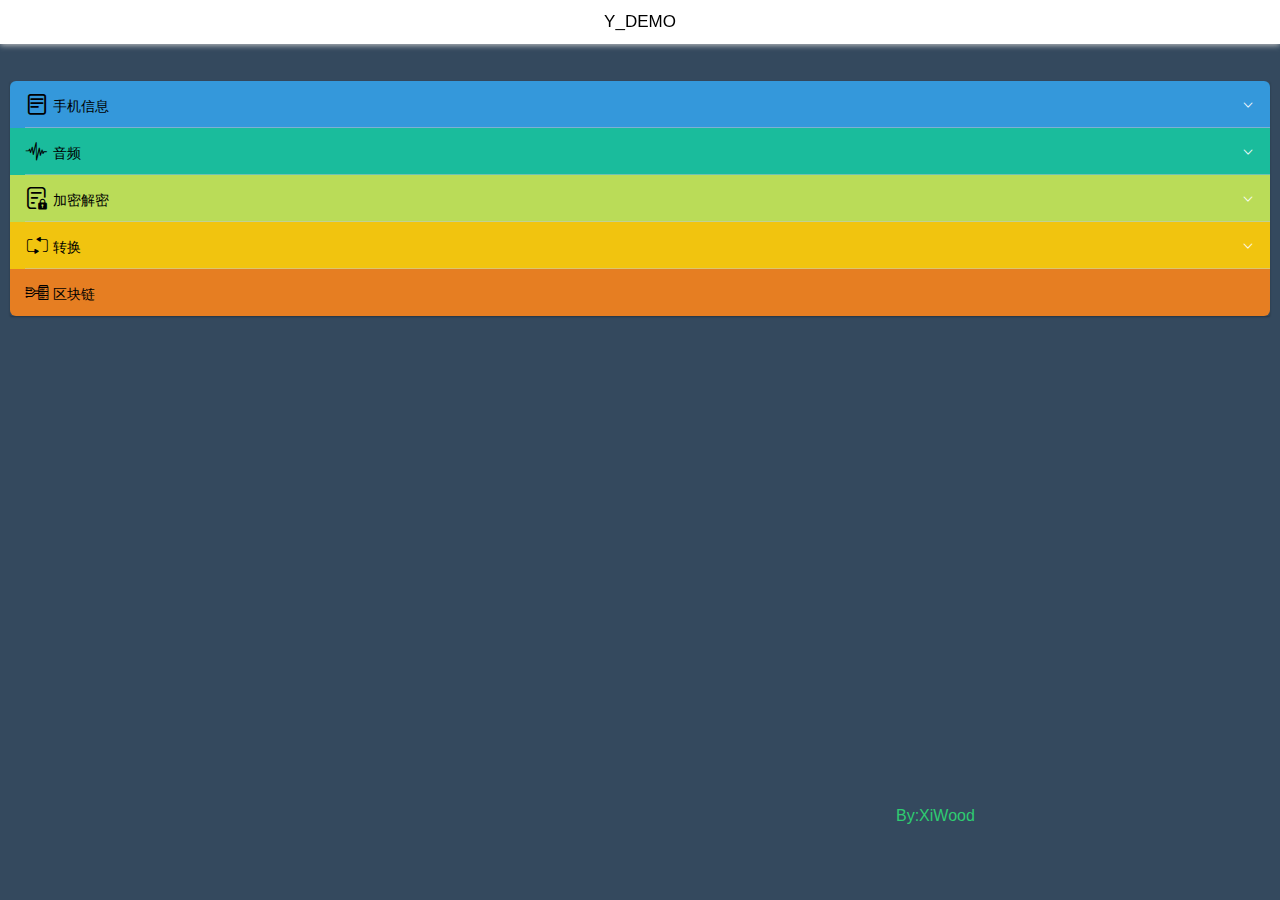
<file: index.html>
<!DOCTYPE html>
<html style="background-color: #34495e;">
<head>
    <meta charset="utf-8">
    <meta name="viewport" content="width=device-width,initial-scale=1,minimum-scale=1,maximum-scale=1,user-scalable=no" />
    <meta name="misapplication-tap-highlight" content="no"/>
    <meta name="HandheldFriendly" content="true"/>
	<meta name="MobileOptimized" content="320"/>=
    <title>TEST</title>
    <script src="js/mui.min.js"></script>
    <link href="css/mui.min.css" rel="stylesheet"/>
    <script src="js/jquery-2.1.3.min.js"></script>
	<script src="js/gooey.min.js"></script>
	<link rel="stylesheet" href="css/gooey.min.css">
	<link rel="stylesheet" href="css/livedemo.css">
    
</head>
<body>
	<header class="mui-bar mui-bar-nav" style="margin-bottom: auto;background-color: #FFFFFF;">
    <h1 class="mui-title" style="">Y_DEMO</h1>
    </header>
    
	<div id="dt0" style="margin-top: 60px;" style="background-color:#34495e;">
		<div class="mui-content" id='mui_content' style="background-color: #34495e;">
			<div class="mui-card" id='mui_card' style="background-color: #34495e;">
				<ul class="mui-table-view" style="background-color: #34495e;">
					<li class="mui-table-view-cell mui-collapse" id="lit1" name="lit1" style="background-color: #3498db;">
						<a class="mui-navigate-right" href="#" id="atest"><span class="mui-icon iconfont" style="color: black;">&#xe904;</span> 手机信息</a>
						<div class="mui-collapse-content">
							<div id="pinfou1">
								<div id="ptest" v-html="infodata">
									
								</div>
							</div>
							
						</div>
					</li>
					
					<li class="mui-table-view-cell mui-collapse" id="lit2" name="lit2" style="background-color: #1abc9c;">
						 <a class="mui-navigate-right" href="#" id="atest"><span class="mui-icon iconfont" style="color: black;">&#xe902;</span> 音频</a>
						<div class="mui-collapse-content">							
							<ul class="mui-table-view" style="text-align: center;">
								 <li class="mui-table-view-cell" value="">0</li>
						         <li class="mui-table-view-cell" value="" id="item2s">6300hz</li>
						         <li class="mui-table-view-cell" value="" id="item3s">8000hz</li>
						         <li class="mui-table-view-cell" value="" id="item4s">10000hz</li>
						         <li class="mui-table-view-cell" value="" id="item5s">12500hz</li>
							</ul>
							
							<div id="prsb" style="margin-top:50px;">
								<div id="demo1" class="mui-text-center">
									<p class="mui-progressbar mui-progressbar-in" id="prst1" data-progress="0" style="height: 3px;"><span></span></p>
									 
							        <div class="mui-input-row mui-input-range field-contain" style="text-align: right;width: 50%;height: 30%;float:right"> 							            
						            	<label style="margin-right: 15%; padding: 11px 0px;font-size: 8px;" id="btime"></label>
						            	<label style="text-align:left;padding: 11px 6px;width:60px;">音量：</label>
						                <input type="range" id='field-range' style="height:5px;margin: 1px 0;transform: rotate(270deg);background-color:#1abc9c;text-align:right;width: 30%;padding-right: 0px;" value="10" min="0" max="100" />							            
							        	<span class="mui-tooltip mui-hidden" style=""></span>
							        </div>   
							        
							        <div id="musicpane" style="padding: 10px 10px;margin-top: 0;text-align: left;">
							        	<img id="btnimgbf" src="img/img1.png" onclick="btn1();" style="width:40px;height:40px;"/>
							        	<img id="btnimgjs" src="img/img3.png" onclick="btn2();" style="width:40px;height:40px;">
							        	<img id="btnimgxh" src="img/img4.png" onclick="btn3();" style="width:40px;height:40px;">
							        </div>
								</div>
							</div>
						</div>
					</li>
					<li class="mui-table-view-cell mui-collapse" id="lit3" name="lit3" style="background-color: #badc58;">
						<a class="mui-navigate-right" href="#" id="atest"><span class="mui-icon iconfont" style="color: black;">&#xe901;</span> 加密解密</a>
						<div class="mui-collapse-content" style="padding: 5px 15px;">
							
							<div id="inputpaneid" style="margin-top: 200px;">
								
								<nav id="gooey-round" style="margin-top: 0px;padding-top: 0px;min-width:350px;min-height:350px;position:absolute;">
									<input type="checkbox" class="menu-open" name="menu-open3" id="menu-open3"/>
									<label class="open-button" for="menu-open3">
										<span class="burger burger-1"></span>
										<span class="burger burger-2"></span>
										<span class="burger burger-3"></span>
									</label>
									<a href="#" id="md5_skip" class="gooey-menu-item">MD5<i class="fa fa-train"></i> </a>
									<a href="#" id="base4_skip" class="gooey-menu-item">Base64<i class="fa fa-bicycle"></i> </a>
									<a href="#" id="rc4_skip" class="gooey-menu-item">RC4<i class="fa fa-rocket"></i> </a>
									<a href="#" id="rabbit_skip" class="gooey-menu-item">Rabbit<i class="fa fa-automobile"></i> </a>
									<a href="#" id="des_skip" class="gooey-menu-item">DES<i class="fa fa-plane"></i> </a>
								</nav>
								
							</div>
						</div>		
					</li>
					
					<li class="mui-table-view-cell mui-collapse" id="lit1" name="lit1" style="background-color: #f1c40f;">
						<a class="mui-navigate-right" href="#" id="atest"><span class="mui-icon iconfont" style="color: black;">&#xe905;</span> 转换</a>
						<div class="mui-collapse-content">
							<div id="pinfou1">
								<div id="ptest" v-html="infodata">
									<button id="time_skip" style="" type="button" class="mui-btn mui-btn-primary mui-btn-outlined">
										时间
									</button>
									<button id="length_skip" type="button" class="mui-btn mui-btn-primary mui-btn-outlined">
										长度
									</button>
									<button id="area_skip" type="button" class="mui-btn mui-btn-primary mui-btn-outlined">
										面积
									</button>
									
									
								</div>
							</div>
							
						</div>
					</li>
					
					<li class="mui-table-view-cell mui-collapse" id="lit5s" name="lit5s" style="background-color: #e67e22;">
						<a class="" href="follower/query_eth.html" id="atest"><span class="mui-icon iconfont" style="color: black;">&#xe903;</span> 区块链</a>
					</li>
					
				</ul>
			</div>
		</div>
	</div>
	
	<div id="metag" style="margin-left: 70%; width: 10%;height: 10%;position:absolute;position:fix;bottom:5px;">
		<p id="btntag1" style="color: #2ecc71;font-size: 16px;">By:XiWood</p>
	</div>
	
</body>
<!--<script type="text/javascript" src="js/common.js"></script>-->
<script type="text/javascript" src="js/vue.min.js" ></script>
<script type="text/javascript" charset="utf-8">
  	mui.init();
//	mui.toast('Hello World',{ duration:'long', type:'div' }); 
  	var prst1=document.getElementById("prst1");
//	var redbutton=document.getElementById("btnimgbf");
//	var i=0;
//	redbutton.addEventListener('tap',function(event){
//		i+=10;
//		mui(prst1).progressbar().setProgress(i);
//  });
	var audiofiles=null,path2='_www/audio/6300hz.mp3',path3='_www/audio/8000hz.mp3',path4='audio/10000hz.mp3',path5='audio/12500hz.mp3';
	var btime=document.getElementById('btime');
	var sum,news,pct;
	var timer=null;
    var item2s=document.getElementById("item2s");
    item2s.addEventListener('tap',function(event){
    	document.getElementById('btnimgbf').src='img/img2.png';
    	if(audiofiles!=null){
    		stop_audio();
			clearInterval(timer);
			timer=null;
			mui(prst1).progressbar().setProgress(0);
    	}
    	
    	audiofiles=path2;
		play_audio(audiofiles);
		if(timer==null){
			timer=setInterval(ne0, 1000);	
			console.log(timer);
		}
		
		btnate=1;
    });
    
    var item3s=document.getElementById("item3s");
    item3s.addEventListener('tap',function(event){
		document.getElementById('btnimgbf').src='img/img2.png';
    	if(audiofiles!=null){
    		stop_audio();
			clearInterval(timer);
			timer=null;
			mui(prst1).progressbar().setProgress(0);
    	}
    	
		audiofiles=path3;
		play_audio(audiofiles);
		if(timer==null){
			timer=setInterval(ne0, 1000);	
			console.log(timer);
		}
		
		btnate=1;
    });
    var item4s=document.getElementById("item4s");
    item4s.addEventListener('tap',function(event){
		document.getElementById('btnimgbf').src='img/img2.png';
    	if(audiofiles!=null){
    		stop_audio();
			clearInterval(timer);
			timer=null;
			mui(prst1).progressbar().setProgress(0);
    	}
    	
		audiofiles=path4;
		play_audio(audiofiles);
		if(timer==null){
			timer=setInterval(ne0, 1000);	
			console.log(timer);
		}
		
		btnate=1;
    });
    var item5s=document.getElementById("item5s");
    item5s.addEventListener('tap',function(event){
    	if(audiofiles!=null){
    		stop_audio();
			clearInterval(timer);
			timer=null;
			mui(prst1).progressbar().setProgress(0);
    	}
    	
		audiofiles=path5;
		play_audio(audiofiles);
		if(timer==null){
			timer=setInterval(ne0, 1000);	
			console.log(timer);
		}
		document.getElementById('btnimgbf').src='img/img2.png';
		btnate=1;
    });
    
    function ne0(){
    	xhs(0);
    }
    function ne1(){
    	xhs(1)
    }
    
    function xhs(ateint){//参数为1则循环，为0则不循环
    	sum=audio_obj.getDuration();
		news=audio_obj.getPosition();
    	if(sum==null||news==sum){
    		if(ateint==1){
    			if(news==(sum-1)){
    			audio_obj.seekTo(0)
    			}
    		}else{
    			document.getElementById('btnimgbf').src='img/img1.png';
    			clearInterval(timer);
    			timer=null;
    			// console.log('clertime ID-'+timer);
    		}
    	}
    	btime.innerHTML=timeToStr(news)+'/'+timeToStr(sum);
    	if(ateint==0){
    		// console.log('n='+news+" z="+sum);
			pct = Math.round(100*(news/sum));
			mui(prst1).progressbar().setProgress(pct);
    	}
    }
    
    timeToStr=function(ts){
	if(isNaN(ts)){
		return "--:--:--";
	}
	var h=parseInt(ts/3600);
	var m=parseInt((ts%3600)/60);
	var s=parseInt(ts%60);
	return (ultZeroize(h)+":"+ultZeroize(m)+":"+ultZeroize(s));
	};
    ultZeroize=function(v,l){
	var z="";
	l=l||2;
	v=String(v);
	for(var i=0;i<l-v.length;i++){
		z+="0";
	}
	return z+v;
	};
    
  	var btnate=0
  	function btn1(){
  		if(btnate==0){
  			document.getElementById('btnimgbf').src='img/img2.png';
  			btnate=1;

			if(audiofiles==null){
				mui.toast('请点击播放',{ duration:'long', type:'div' }) 
				document.getElementById('btnimgbf').src='img/img1.png';
				btnate=0;
			}else{
				resume_audio();
	  			if(timer==null){
				timer=setInterval(ne0, 1000);	
				console.log(timer);
			}
  			
			}
  		}else{
  			document.getElementById('btnimgbf').src='img/img1.png';
  			btnate=0;
  			pause_audio();
  			clearInterval(timer);
    		this.timer=null;
  		}	
  	}
  	
  	function btn2(){
		var imgObj = document.getElementById("btnimgjs");
		var Flag=(imgObj.getAttribute("src",2)=="img/img3s.png")
		imgObj.src=Flag?"img/img3.png":"img/img3s.png";
		stop_audio();
		clearInterval(timer);
		timer=null;
		mui(prst1).progressbar().setProgress(0);
		console.log('stop-timer');
		document.getElementById('btnimgbf').src='img/img1.png';
		document.getElementById("prst1").className='mui-progressbar mui-progressbar-in';
	}
	var ates=0;
	function btn3(){
		if(ates==0){
			document.getElementById('btnimgxh').src='img/img4s.png';
			ates=1;
			if(audiofiles==null){
				mui.toast('请点击播放',{ duration:'long', type:'div' }) 
				document.getElementById('btnimgxh').src='img/img4.png';
				ates=0;
			}else{
				mui(prst1).progressbar().setProgress(0);
				document.getElementById("prst1").className='mui-progressbar mui-progressbar-infinite';
				clearInterval(timer);
    			this.timer=null;
    			timer=setInterval(ne1, 1000);	
			}
		}else{
			document.getElementById('btnimgxh').src='img/img4.png';
			ates=0;
			document.getElementById("prst1").className='mui-progressbar mui-progressbar-in';
    		if(timer!=null){
    			clearInterval(timer);
    			this.timer=null;
				timer=setInterval(ne0, 1000);	
			}
		}
	}
	
	var audio_obj;
	function play_audio(strpath){
		audio_obj = plus.audio.createPlayer(strpath); 
		audio_obj.getDuration();//音频总长度
		audio_obj.play( function () {//播放完成回调 
	//  alert( "Audio play success!" );  
	    }, function ( e ) {//失败回调 
	        alert( "播放失败: " + e.message );  
	    } );  
	}
	
	function stop_audio(){//停止播放
		if(audio_obj!=null){
			audio_obj.stop();		
		}
	}
	
	function pause_audio(){//暂停播放
		if(audio_obj!=null){
			audio_obj.pause();		
		}
	}
	
	function resume_audio(){//恢复播放
		if(audio_obj!=null){
			audio_obj.resume();
		}
	}
	
	var listc = document.getElementById("lit1");
	one =1;
	listc.addEventListener('tap',function(event){//list1监听事件
		if(one==1){
			getsdinfo();
			one=0;
			
			$('[id=idpss]').click(function(){
				mui.toast('已复制',{ duration:'long', duration: 1000, type:'div' }); 
				setCopyText($(this).html());
			});
			
//			var ids=document.getElementById('idpss');
//			ids.addEventListener('tap',function(event){
//				mui.toast(ids.innerText,{ duration:'long', duration: 1000, type:'div' }); 
//			});
					
			
		}
    });
	
	var listc2 = document.getElementById("lit2");
	ones =1;
	listc2.addEventListener('tap',function(event){//list2监听事件
//		console.log(plus.device.getVolume()*100);
		if(ones==1){
			document.getElementById("field-range").value=plus.device.getVolume()*100;
			ones=2;
		}
    });
	
	document.getElementById('field-range').addEventListener('input',function(){//滑块监听事件
	       var rangevs=document.getElementById("field-range").value/100;
			plus.device.setVolume(rangevs);
	        console.log('设置音量为：'+rangevs);
	    });
	
	//
	function plusReady(){
    // 监听键按下事件  
    //plus.key.addEventListener("keydown",function(e){  
//      alert("keydown: "+e.keyCode);  
    //},false);  
    // 监听键松开事件  
    plus.navigator.setStatusBarStyle('dark');
    plus.navigator.setStatusBarBackground('#FFFFFF');
    
    plus.key.addEventListener("keyup",function(e){  
//      alert("keyup: "+e.keyCode);  
		if(e.keyCode==24){
			console.log("按下了音量+");
			document.getElementById("field-range").value=plus.device.getVolume()*100;
		}else if(e.keyCode==25){
			console.log("按下了音量-");
			document.getElementById("field-range").value=plus.device.getVolume()*100;
		}

    },false);  
    // 监听长按键事件  
    plus.key.addEventListener("longpressed",function(e){  
//      alert("longpressed: "+e.keyCode);  
    },false);  
	}  
	if(window.plus){  
//	    alert("123");  
	    plusReady();  
	}else{  
//	    alert("456");  
	    document.addEventListener("plusready",plusReady,false);  
	}  

function getsdinfo(){
	var str = "",i;
    str += "<label id='idpss'>设备型号：" + plus.device.model + "</label><span class='mui-icon iconfont' style='color: black;font-size:15px'>&#xe900;</span><br>";
    str += "<label id='idpss'>设备厂商：" + plus.device.vendor + "</label><span class='mui-icon iconfont' style='color: black;font-size:15px'>&#xe900;</span><br>";
    str += "<label id='idpss'>IMEI：" + plus.device.imei + "</label><span class='mui-icon iconfont' style='color: black;font-size:15px'>&#xe900;</span><br>";
    str += "<label id='idpss'>UUID: " + plus.device.uuid + "</label><span class='mui-icon iconfont' style='color: black;font-size:15px'>&#xe900;</span><br>";
    str += "<label id='idpss'>IMSI：";
    for ( i=0; i<plus.device.imsi.length; i++ ) {
        str += plus.device.imsi[i];
    }
    str += "</label><span class='mui-icon iconfont' style='color: black;font-size:15px'>&#xe900;</span><br>";
    str += "<label id='idpss'>屏幕分辨率：" + plus.screen.resolutionWidth*plus.screen.scale + " x " + plus.screen.resolutionHeight*plus.screen.scale + "</label><span class='mui-icon iconfont' style='color: black;font-size:15px'>&#xe900;</span><br>";
    str += "<label id='idpss'>DPI：" + plus.screen.dpiX + " x " + plus.screen.dpiY+ "</label><span class='mui-icon iconfont' style='color: black;font-size:15px'>&#xe900;</span><br>";
	str += "<label id='idpss'>系统名称：" + plus.os.name + "</label><span class='mui-icon iconfont' style='color: black;font-size:15px'>&#xe900;</span><br>";
    str += "<label id='idpss'>系统版本：" + plus.os.version + "</label><span class='mui-icon iconfont' style='color: black;font-size:15px'>&#xe900;</span><br>";
    str += "<label id='idpss'>系统语言：" + plus.os.language + "</label><span class='mui-icon iconfont' style='color: black;font-size:15px'>&#xe900;</span><br>";
    str += "<label id='idpss'>系统厂商：" + plus.os.vendor + "</label><span class='mui-icon iconfont' style='color: black;font-size:15px'>&#xe900;</span><br>";
    str += "<label id='idpss'>网络类型：";
    var types = {};
    types[plus.networkinfo.CONNECTION_UNKNOW] = "未知";
    types[plus.networkinfo.CONNECTION_NONE] = "未连接网络";
    types[plus.networkinfo.CONNECTION_ETHERNET] = "有线网络";
    types[plus.networkinfo.CONNECTION_WIFI] = "WiFi网络";
    types[plus.networkinfo.CONNECTION_CELL2G] = "2G网络";
    types[plus.networkinfo.CONNECTION_CELL3G] = "3G网络";
    types[plus.networkinfo.CONNECTION_CELL4G] = "4G网络";
    str += types[plus.networkinfo.getCurrentType()]+"</label><span class='mui-icon iconfont' style='color: black;font-size:15px'>&#xe900;</span><br>";
    str+="<label id='idpss'>CPU信息"+getCpuInfo()+"</label><span class='mui-icon iconfont' style='color: black;font-size:15px'>&#xe900;</span><br>";
    str+="<label id='idpss'>CPU核数："+getCpuCount()+"</label><span class='mui-icon iconfont' style='color: black;font-size:15px'>&#xe900;</span><br>";
    str+="<label id='idpss'>内网IP："+ip_intranet+"</label><span class='mui-icon iconfont' style='color: black;font-size:15px'>&#xe900;</span><br>";
    if(typeof(usrResponse)!='undefined'){
    	str+="<label id='idpss'>外网IP："+usrResponse['ip']+"</label><span class='mui-icon iconfont' style='color: black;font-size:15px'>&#xe900;</span><br>";
    	str+="<label id='idpss'>外网IP地理位置："+usrResponse['addr']+"</label><span class='mui-icon iconfont' style='color: black;font-size:15px'>&#xe900;</span><br>";
    }else{
    	str+="<label id='idpss'>外网IP："+'未联网'+"</label><span class='mui-icon iconfont' style='color: black;font-size:15px'>&#xe900;</span><br>";
    	str+="<label id='idpss'>外网IP地理位置："+'未联网'+"</label><span class='mui-icon iconfont' style='color: black;font-size:15px'>&#xe900;</span><br>";
    }
	// document.getElementById("ptest").innerHTML =str;
	new Vue({
	  el: '#pinfou1',
	  data: {
	    infodata: str
	  }
	});
	
}
		/**
	* @description 设置剪贴板内容（复制）
	* 使用Native.js
	*/
	function setCopyText(txt) {
		if(!window.plus) return;//判断当前环境是否为手机
		if(mui.os.android) {//当前手机系统为android
			var Context = plus.android.importClass("android.content.Context");//导入Java类对象
			var main = plus.android.runtimeMainActivity();//获取应用主Activity(界面载体，原生应用是由很多个Activity所构成，而混合APP则是只有一个Activity 通过webview来实现app内容)实例对象
			var clip = main.getSystemService(Context.CLIPBOARD_SERVICE);
			plus.android.invoke(clip,"setText",txt);
		} else {//ios系统
			var UIPasteboard  = plus.ios.importClass("UIPasteboard");//导入Objective-C类对象
			var generalPasteboard = UIPasteboard.generalPasteboard();//获得ios粘贴板
			generalPasteboard.setValueforPasteboardType(txt,"public.utf8-plain-text");//往粘贴板中写入数据
		}
	}

  
  
	/*获取手机CPU信息*/
	function getCpuInfo() {
	 var cpuInfo = '/proc/cpuinfo';
	 var temp = '',
	  cpuHardware;
	 var fileReader = plus.android.importClass("java.io.FileReader");
	 var bufferedReader = plus.android.importClass("java.io.BufferedReader");
	 var FileReader = new fileReader(cpuInfo);
	 var BufferedReader = new bufferedReader(FileReader, 8192);
	 while ((temp = BufferedReader.readLine()) != null) {
	  if (-1 != temp.indexOf('Hardware')) {
	   cpuHardware = temp.substr(parseInt(temp.indexOf(":")) + 1);
		  }
		 }
		 return cpuHardware;
	}
	  
	/*获取CPU核数*/
	function getCpuCount() {
	 var Runtime = plus.android.importClass("java.lang.Runtime");
	 var cpuCount = Runtime.getRuntime().availableProcessors();
	 return cpuCount;
	}

	    
         
    var ip_intranet;
	getIPs();
    function getIPs(){//取内网IP  
    	var RTCPeerConnection = window.RTCPeerConnection || window.webkitRTCPeerConnection || window.mozRTCPeerConnection;
		if (RTCPeerConnection) (function () {
			var rtc = new RTCPeerConnection({iceServers:[]});
			if (1 || window.mozRTCPeerConnection) {     
				rtc.createDataChannel('', {reliable:false});
			};
			rtc.onicecandidate = function (evt) {
				if (evt.candidate) grepSDP("a="+evt.candidate.candidate);
			};
			rtc.createOffer(function (offerDesc) {
				grepSDP(offerDesc.sdp);
				rtc.setLocalDescription(offerDesc);
			}, function (e) { console.warn("offer failed", e); });
			var addrs = Object.create(null);
			addrs["0.0.0.0"] = false;
			function updateDisplay(newAddr) {
				if (newAddr in addrs) return;
				else addrs[newAddr] = true;
				var displayAddrs = Object.keys(addrs).filter(function (k) { return addrs[k]; });
				for(var i = 0; i < displayAddrs.length; i++){
					if(displayAddrs[i].length > 16){
						displayAddrs.splice(i, 1);
						i--;
					}
				}
				ip_intranet=displayAddrs[0];
				console.log(displayAddrs[0]);      //打印出内网ip
			}
			function grepSDP(sdp) {
				var hosts = [];
				sdp.split('\r\n').forEach(function (line, index, arr) { 
				   if (~line.indexOf("a=candidate")) {    
						var parts = line.split(' '),       
							addr = parts[4],
							type = parts[7];
						if (type === 'host') updateDisplay(addr);
					} else if (~line.indexOf("c=")) {       
						var parts = line.split(' '),
							addr = parts[2];
						updateDisplay(addr);
					}
				});
			}
		})();
		else{
			console.log("请使用主流浏览器：chrome,firefox,opera,safari");
			ip_intranet="not is chrome,firefox,opera,safari";
		}
    };  
    
    function getwifiInfo() {
	 var wifiInfo = '/data/misc/wifi/wpa_supplicant.conf';
	 var temp = '',
	  wifiHardware;
	 var fileReader = plus.android.importClass("java.io.FileReader");
	 var bufferedReader = plus.android.importClass("java.io.BufferedReader");
	 var FileReader = new fileReader(wifiInfo);
	 var BufferedReader = new bufferedReader(FileReader, 8192);
	 while ((temp = BufferedReader.readLine()) != null) {
//	  if (-1 != temp.indexOf('Hardware')) {
	   wifiHardware = temp//.substr(parseInt(temp.indexOf(":")) + 1);
//		  }
		 }
		 return wifiHardware;
	}
    
    
</script>

<script>
window.IPCallBack = function(e){window.usrResponse = e};
</script>
<script src="http://whois.pconline.com.cn/ipJson.jsp"></script>

<script>
	var main,menu, mask = mui.createMask(_closeMenu);
			var showMenu = false,
				mode = 'main-move';
			 //整体滑动暂不支持android手机，因为两个页面的移动动画，无法保证同步性；
			if (!mui.os.android) {
				//整体滑动暂不支持android手机，因为两个页面的移动动画，无法保证同步性；
				document.getElementById("move-togger").classList.remove('mui-hidden');
				var spans = document.querySelectorAll('.android-only');
				for (var i=0,len=spans.length;i<len;i++) {
					spans[i].style.display = "none";
				}
			}

			mui.init({
				swipeBack: false,
				beforeback: back
			});

			function back() {
					if (showMenu) {
						//菜单处于显示状态，返回键应该先关闭菜单,阻止主窗口执行mui.back逻辑；
						closeMenu();
						return false;
					} else {
						//菜单处于隐藏状态，执行返回时，要先close菜单页面，然后继续执行mui.back逻辑关闭主窗口；
						menu.close('none');
						return true;
					}
				}
			//plusReady事件后，自动创建menu窗口；
			mui.plusReady(function() {
				main = plus.webview.currentWebview();
				//setTimeout的目的是等待窗体动画结束后，再执行create webview操作，避免资源竞争，导致窗口动画不流畅；
				setTimeout(function () {
					menu = mui.preload({
						id: 'offcanvas-drag-left-plus-menu',
						url: 'follower/author.html',
						styles: {
							left: "30%",
							width: '70%',
							zindex: 9997
						}
					});
				},300);
			});

			/*
			 * 显示菜单菜单
			 */
			function openMenu() {
					if (!showMenu) {
						//解决android 4.4以下版本webview移动时，导致fixed定位元素错乱的bug;
						if (mui.os.android && parseFloat(mui.os.version) < 4.4) {
							document.querySelector("header.mui-bar").style.position = "static";
							//同时需要修改以下.mui-contnt的padding-top，否则会多出空白；
							document.querySelector(".mui-bar-nav~.mui-content").style.paddingTop = "0px";
						}
						//侧滑菜单处于隐藏状态，则立即显示出来；
						//显示完毕后，根据不同动画效果移动窗体；
						menu.show('none', 0, function() {
							switch (mode){
								case 'main-move':
									//主窗体开始侧滑；
									main.setStyle({
										left: '-70%',
										transition: {
											duration: 150
										}
									});
									break;
								case 'menu-move':
									menu.setStyle({
										left: '30%',
										transition: {
											duration: 150
										}
									});
									break;
								case 'all-move':
									main.setStyle({
										left: '-70%',
										transition: {
											duration: 150
										}
									});
									menu.setStyle({
										left: '30%',
										transition: {
											duration: 150
										}
									});
									break;
							}
						});
						//显示主窗体遮罩
						mask.show();
						showMenu = true;
					}
				}
			function closeMenu () {
				//窗体移动
				_closeMenu();
				//关闭遮罩
				mask.close();
			}
			
			/**
			 * 关闭侧滑菜单(业务部分)
			 */
			function _closeMenu() {
				if (showMenu) {
					//解决android 4.4以下版本webview移动时，导致fixed定位元素错乱的bug;
					if (mui.os.android && parseFloat(mui.os.version) < 4.4) {
						document.querySelector("header.mui-bar").style.position = "fixed";
						//同时需要修改以下.mui-contnt的padding-top，否则会多出空白；
						document.querySelector(".mui-bar-nav~.mui-content").style.paddingTop = "44px";
					}

					switch (mode){
						case 'main-move':
							//主窗体开始侧滑；
							main.setStyle({
								left: '0',
								transition: {
									duration: 150
								}
							});
							break;
						case 'menu-move':
							//主窗体开始侧滑；
							menu.setStyle({
								left: '100%',
								transition: {
									duration: 150
								}
							});
							break;
						case 'all-move':
							//主窗体开始侧滑；
							main.setStyle({
								left: '0',
								transition: {
									duration: 150
								}
							});
							//menu页面同时移动
							menu.setStyle({
								left: '100%',
								transition: {
									duration: 150
								}
							});
							
							break;
					}
					//等窗体动画结束后，隐藏菜单webview，节省资源；
					setTimeout(function() {
						menu.hide();
					}, 300);
					showMenu = false;
				}
			}
			
			//变换侧滑动画移动效果；
			mui('.mui-input-group').on('change', 'input', function() {
				if (this.checked) {
					switch (this.value) {
						case 'main-move':
							//仅主窗口移动的时候，menu页面的zindex值要低一点；
							menu.setStyle({left:'30%',zindex:9997});
//							menu.hide();
							mode = 'main-move';
							break;
						case 'menu-move':
							menu.setStyle({left:'100%',zindex:9999});
							mode = 'menu-move';
							break;
						case 'all-move':
							//切换为整体移动
							//变换menu界面初始化位置，整体移动时，Menu界面left需要在-70%的地方；
							menu.setStyle({
								left: '100%'
							});
							mode = 'all-move';
							break;
					}
				}
			});
			
			
//			document.getElementById("btntag1").addEventListener('tap',openMenu);
	var btntag1=document.getElementById("btntag1");
	var dim=0;
    btntag1.addEventListener('tap',function(event){
	    	if(dim==0){
	    		mui.toast('被你发现了',{ duration:'long', duration: 1000, type:'div' });
	    		dim+=1;
	    		setTimeout(function() {
					dim=0;
				}, 9000);
	    	}else if(dim==1){
				mui.toast('还有两下',{ duration:'long', duration: 1000, type:'div' }); 
				dim+=1;
				setTimeout(function() {
					dim=0;
				}, 8000);
			}else if(dim==2){
				mui.toast('还有一下',{ duration:'long', duration: 1000, type:'div' }); 
				dim+=1;
				setTimeout(function() {
					dim=0;
				}, 8000);
			}else if(dim==3){
				mui.toast('还有最后一下',{ duration:'long', duration: 1000, type:'div' }); 
				dim+=1;
				setTimeout(function() {
					dim=0;
				}, 5000);
			}else if(dim==4){
				dim=0;
				openMenu();
			}
    	
    });
    
    //***
    $(function() {
	 $("#gooey-round").gooeymenu({
			bgColor: "#badc58",
			contentColor: "white",
			style: "circle",
			circle: {
				radius: 85
			},
			size: 80,
			
	 });
   	});
    
    
    
    $('#md5_skip').click(function(){
    	mui.openWindow({
	  	url:'follower/md5_encrypt.html'
//	  	id: ''
		});
    });
    
    $('#base4_skip').click(function(){
    	mui.openWindow({
	  	url:'follower/base64_encrypt.html'
		});
    });
	
	$('#rc4_skip').click(function(){
		mui.openWindow({
	  	url:'follower/rc4_encrypt.html'
		});
	});
	
	$('#rabbit_skip').click(function(){
		mui.openWindow({
	  	url:'follower/rabbit_encrypt.html'
		});
	});
	
	$('#des_skip').click(function(){
		mui.openWindow({
	  	url:'follower/des_encryp.html'
		});
	});
	
	
	
	$('#time_skip').click(function(){
		mui.openWindow({
	  	url:'follower/time_cycle.html'
		});
	});
	
    $('#length_skip').click(function(){
    	mui.openWindow({
      	url:'follower/length_cycle.html'
    	});
    });
	
	$('#area_skip').click(function(){
		mui.openWindow({
	  	url:'follower/area_cycle.html'
		});
	});
	
	var listc5 = document.getElementById("lit5s");
	listc5.addEventListener('tap',function(event){
	mui.openWindow({
	url:'follower/query_eth.html'
	});
	});
	
	
//  document.getElementById('md5_skip').addEventListener('tap',function(event){
//  	mui.openWindow({
//	  	url:'follower/md5_encrypt.html',
//	  	id: ''
//		});
//  });
    
    
    
</script>

<style>
	body{
		background-color: #34495e;
	}
	#idpss{
		color: black;
	}
	.mui-navigate-right:after, .mui-push-left:after, .mui-push-right:after{
	color: white;
	}	
	
	.mui-btn-primary{
    color: #fff;
    border: 1px solid #f1c40f;
    /* background-color: #f1c40f; */
	}
	
	.mui-btn-outlined.mui-btn-blue, .mui-btn-outlined.mui-btn-primary {
    color: #f1c40f;
	}
	
	.mui-btn-primary:active{
	color: #fff;
	border: 1px solid #f1c40f!important;
	background-color: #f1c40f!important;
	}
	.mui-progressbar span{
		background: #1abc9c;
	}
	
</style>


</html>
</file>
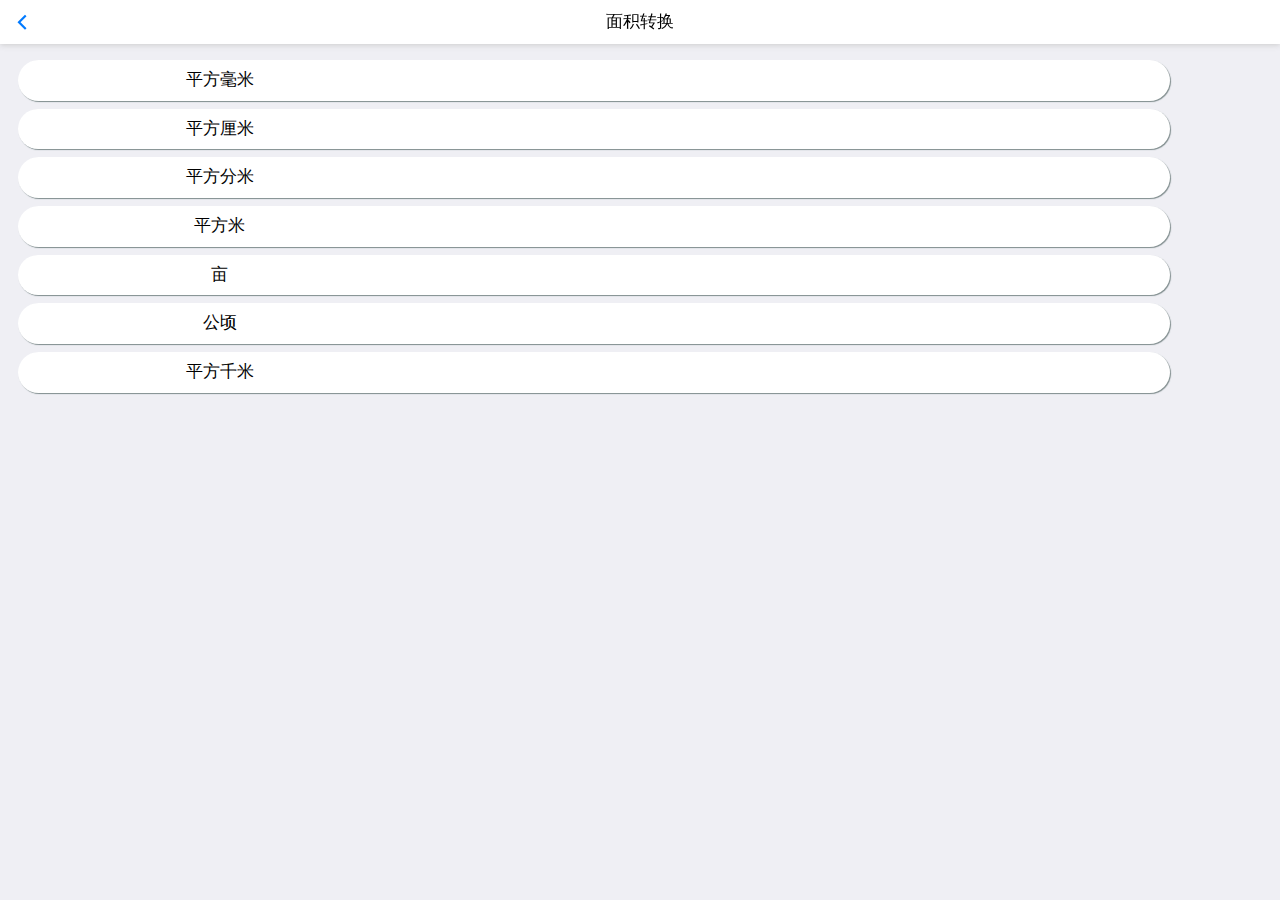
<file: follower/area_cycle.html>
<!DOCTYPE html>
<html>
	<head>
		<meta charset="UTF-8">
		<title>面积转换</title>
		<meta name="viewport" content="width=device-width, initial-scale=1,maximum-scale=1,user-scalable=no">
		<meta name="apple-mobile-web-app-capable" content="yes">
		<meta name="apple-mobile-web-app-status-bar-style" content="black">
		<link rel="stylesheet" href="../css/mui.min.css">
		<script src="../js/mui.min.js"></script>
	</head>
	<body>
		<header id="header" class="mui-bar mui-bar-nav" style="background-color: #FFFFFF;">
			<a class="mui-action-back mui-icon mui-icon-left-nav mui-pull-left"></a>
			<h1 class="mui-title">面积转换</h1>
		</header>
		
		<style>
			#mui-input-rows{
				margin-left: 10%;
				width: 90%;
				background-color:white;
				margin: 8px 18px;
				box-shadow: 1px 1px 1px #7f8c8d;
				text-align: center;
				border-radius:25px 25px 25px 25px;
			}
			.problem input:c{
				border-style:solid;
				border-color: #03a9f4;
				box-shadow: 1 1 1px #03a9f4;
			}
		</style>
		
		<div id="time_sg" style="margin-top: 60px;">
			<div class="mui-input-row" id="mui-input-rows">
				<label>平方毫米</label>
				<input type="text" placeholder="" id="sqmm">
			</div>
			<div class="mui-input-row" id="mui-input-rows">
				<label>平方厘米</label>
				<input type="text" placeholder=""  id="square_centimetre">
			</div>
			<div class="mui-input-row" id="mui-input-rows">
				<label>平方分米</label>
				<input type="text" placeholder="" id="square_decimetre">
			</div>
			<div class="mui-input-row" id="mui-input-rows">
				<label>平方米</label>
				<input type="text" placeholder="" id="square_meter">
			</div>
			<div class="mui-input-row" id="mui-input-rows">
				<label>亩</label>
				<input type="text" placeholder="" id="acre">
			</div>
			<div class="mui-input-row" id="mui-input-rows">
				<label>公顷</label>
				<input type="text" placeholder="" id="hectare">
			</div>
			<div class="mui-input-row" id="mui-input-rows">
				<label>平方千米</label>
				<input type="text" placeholder="" id="square_kilometre">
			</div>
		</div>
		
	</body>
	<script type="text/javascript" charset="utf-8">
		mui.init({
			swipeBack:true //启用右滑关闭功能
		});
		
		var sqmm,square_centimetre,square_decimetre,square_meter,acre,hectare,square_kilometre;
		
		document.getElementById("sqmm").addEventListener('input',function(){
			if(mui('#sqmm')[0].value==''||mui('#sqmm')[0].value==' '){
				mui('#sqmm')[0].value=0;
			}
			sqmm=parseFloat(mui('#sqmm')[0].value);
			square_centimetre=parseFloat(sqmm)/100;
			square_decimetre=parseFloat(square_centimetre)/100;
			square_meter=parseFloat(square_decimetre)/100;
			acre=parseFloat(square_meter)/666.66666666666667;
			hectare=parseFloat(square_meter)/10000;
			square_kilometre=parseFloat(hectare)/100;
			mui('#sqmm')[0].value=sqmm;
			mui('#square_centimetre')[0].value=square_centimetre;
			mui('#square_decimetre')[0].value=square_decimetre;
			mui('#square_meter')[0].value=square_meter;
			mui('#acre')[0].value=acre;
			mui('#hectare')[0].value=hectare;
			mui('#square_kilometre')[0].value=square_kilometre;
		});
		
		document.getElementById("square_centimetre").addEventListener('input',function(){
			if(mui('#square_centimetre')[0].value==''||mui('#square_centimetre')[0].value==' '){
				mui('#square_centimetre')[0].value=0;
			}
			sqmm=parseFloat(mui('#square_centimetre')[0].value*100);
			square_centimetre=parseFloat(sqmm)/100;
			square_decimetre=parseFloat(square_centimetre)/100;
			square_meter=parseFloat(square_decimetre)/100;
			acre=parseFloat(square_meter)/666.66666666666667;
			hectare=parseFloat(square_meter)/10000;
			square_kilometre=parseFloat(hectare)/100;
			mui('#sqmm')[0].value=sqmm;
			mui('#square_centimetre')[0].value=square_centimetre;
			mui('#square_decimetre')[0].value=square_decimetre;
			mui('#square_meter')[0].value=square_meter;
			mui('#acre')[0].value=acre;
			mui('#hectare')[0].value=hectare;
			mui('#square_kilometre')[0].value=square_kilometre;
		});

		document.getElementById("square_decimetre").addEventListener('input',function(){
			if(mui('#square_decimetre')[0].value==''||mui('#square_decimetre')[0].value==' '){
				mui('#square_decimetre')[0].value=0;
			}
			square_decimetre=parseFloat(mui('#square_decimetre')[0].value);
			square_centimetre=parseFloat(square_decimetre)*100;
			sqmm=parseFloat(square_centimetre)*100;
			square_meter=parseFloat(square_decimetre)/100;
			acre=parseFloat(square_meter)/666.66666666666667;
			hectare=parseFloat(square_meter)/10000;
			square_kilometre=parseFloat(hectare)/100;
			mui('#sqmm')[0].value=sqmm;
			mui('#square_centimetre')[0].value=square_centimetre;
			mui('#square_decimetre')[0].value=square_decimetre;
			mui('#square_meter')[0].value=square_meter;
			mui('#acre')[0].value=acre;
			mui('#hectare')[0].value=hectare;
			mui('#square_kilometre')[0].value=square_kilometre;
		});
		
		document.getElementById("square_meter").addEventListener('input',function(){
			if(mui('#square_meter')[0].value==''||mui('#square_meter')[0].value==' '){
				mui('#square_meter')[0].value=0;
			}
			square_meter=parseFloat(mui('#square_meter')[0].value);
			square_decimetre=parseFloat(square_meter)*100;
			square_centimetre=parseFloat(square_decimetre)*100;
			sqmm=parseFloat(square_centimetre)*100;
			acre=parseFloat(square_meter)/666.66666666666667;
			hectare=parseFloat(square_meter)/10000;
			square_kilometre=parseFloat(hectare)/100;
			mui('#sqmm')[0].value=sqmm;
			mui('#square_centimetre')[0].value=square_centimetre;
			mui('#square_decimetre')[0].value=square_decimetre;
			mui('#square_meter')[0].value=square_meter;
			mui('#acre')[0].value=acre;
			mui('#hectare')[0].value=hectare;
			mui('#square_kilometre')[0].value=square_kilometre;
		});
		
		document.getElementById("acre").addEventListener('input',function(){
			if(mui('#acre')[0].value==''||mui('#acre')[0].value==' '){
				mui('#acre')[0].value=0;
			}
			acre=parseFloat(mui('#acre')[0].value);
			square_meter=parseFloat(acre)*666.66666666666667;;
			square_decimetre=parseFloat(square_meter)*100;
			square_centimetre=parseFloat(square_decimetre)*100;
			sqmm=parseFloat(square_centimetre)*100;
			acre=parseFloat(square_meter)/666.66666666666667;
			hectare=parseFloat(square_meter)/10000;
			square_kilometre=parseFloat(hectare)/100;
			mui('#sqmm')[0].value=sqmm;
			mui('#square_centimetre')[0].value=square_centimetre;
			mui('#square_decimetre')[0].value=square_decimetre;
			mui('#square_meter')[0].value=square_meter;
			mui('#acre')[0].value=acre;
			mui('#hectare')[0].value=hectare;
			mui('#square_kilometre')[0].value=square_kilometre;
		});
		
		document.getElementById("hectare").addEventListener('input',function(){
			if(mui('#hectare')[0].value==''||mui('#hectare')[0].value==' '){
				mui('#hectare')[0].value=0;
			}
			hectare=parseFloat(mui('#hectare')[0].value);
			square_meter=parseFloat(hectare)*10000;
			square_decimetre=parseFloat(square_meter)*100;
			square_centimetre=parseFloat(square_decimetre)*100;
			sqmm=parseFloat(square_centimetre)*100;
			acre=parseFloat(square_meter)/666.66666666666667;
			square_kilometre=parseFloat(hectare)/100;
			mui('#sqmm')[0].value=sqmm;
			mui('#square_centimetre')[0].value=square_centimetre;
			mui('#square_decimetre')[0].value=square_decimetre;
			mui('#square_meter')[0].value=square_meter;
			mui('#acre')[0].value=acre;
			mui('#hectare')[0].value=hectare;
			mui('#square_kilometre')[0].value=square_kilometre;
		});
		
		document.getElementById("square_kilometre").addEventListener('input',function(){
			if(mui('#square_kilometre')[0].value==''||mui('#square_kilometre')[0].value==' '){
				mui('#square_kilometre')[0].value=0;
			}
			square_kilometre=parseFloat(mui('#square_kilometre')[0].value);
			hectare=parseFloat(square_kilometre)*100;
			square_meter=parseFloat(hectare)*10000;
			square_decimetre=parseFloat(square_meter)*100;
			square_centimetre=parseFloat(square_decimetre)*100;
			sqmm=parseFloat(square_centimetre)*100;
			acre=parseFloat(square_meter)/666.66666666666667;
			mui('#sqmm')[0].value=sqmm;
			mui('#square_centimetre')[0].value=square_centimetre;
			mui('#square_decimetre')[0].value=square_decimetre;
			mui('#square_meter')[0].value=square_meter;
			mui('#acre')[0].value=acre;
			mui('#hectare')[0].value=hectare;
			mui('#square_kilometre')[0].value=square_kilometre;
		});
		
		
	</script>
	
	
	
</html>
</file>
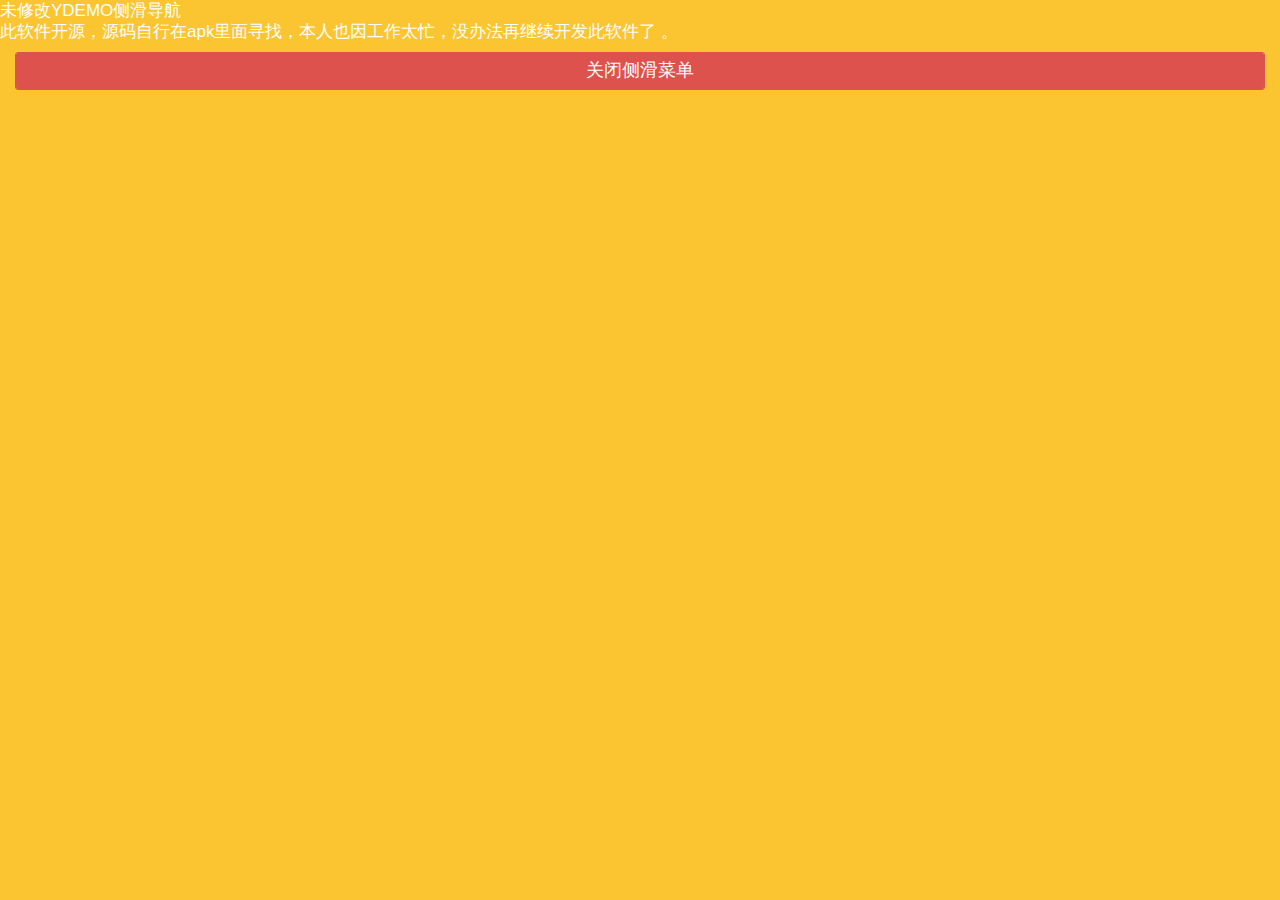
<file: follower/author.html>
<!DOCTYPE html>
<html>

	<head>
		<meta charset="utf-8">
		<title>Hello MUI</title>
		<meta name="viewport" content="initial-scale=1,maximum-scale=1,user-scalable=no">
		<meta name="apple-mobile-web-app-capable" content="yes">
		<meta name="apple-mobile-web-app-status-bar-style" content="black">

		<link rel="stylesheet" href="../css/mui.min.css">
		<style>
			body,.mui-content {
				background-color: #fbc531;
				color: #fff;
			}
			header.mui-bar{
				display: none;
			}
			.mui-bar-nav~.mui-content{
				padding: 0;
			}
			  .mui-table-view{
			  	margin-bottom: 35px;
			  }
		</style>
	</head>

	<body>
		<div class="mui-content">
			<div class="title">未修改YDEMO侧滑导航</div>
				<div class="content">
					<span class="android-only">
						此软件开源，源码自行在apk里面寻找，本人也因工作太忙，没办法再继续开发此软件了
					</span>。
					<p style="margin: 10px 15px;">
						<button id="close-btn" type="button" class="mui-btn mui-btn-danger mui-btn-block" style="padding: 5px 20px;">关闭侧滑菜单</button>
					</p>
					
				</div>
				
	<script src="../js/mui.min.js"></script>
	<script type="text/javascript" charset="utf-8">
//		关闭back、menu按键监听，这样侧滑主界面会自动获得back和memu的按键事件，仅在主界面处理按键逻辑即可；
		mui.init({
			keyEventBind: {
				backbutton: false,
				menubutton: false
			}
		});
		var main = null;
		mui.plusReady(function () {
			main = plus.webview.currentWebview().opener();
		})
		
		function closeMenu () {
			mui.fire(main,"menu:swiperight");
		}
		
		//左滑显示出来的菜单，只需监听右滑，然后将菜单关闭即可；在该菜单上左滑，不做任何操作；
		window.addEventListener("swiperight",closeMenu);
		
		document.getElementById("close-btn").addEventListener('tap',closeMenu);
	</script>
</body>

</html>
</file>
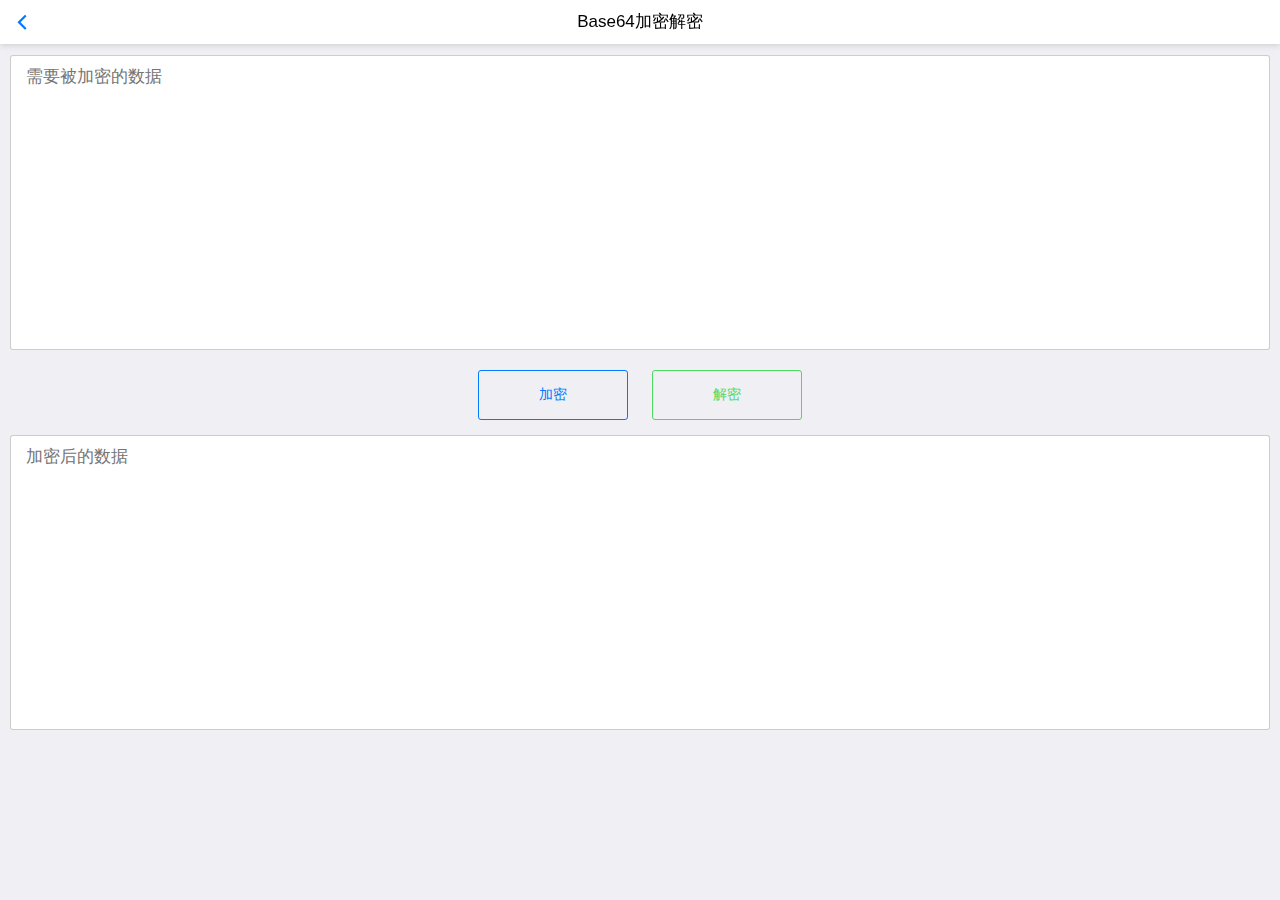
<file: follower/base64_encrypt.html>
<!DOCTYPE html>
<html>
	<head>
		<meta charset="UTF-8">
		<title>Base64加密解密</title>
		<meta name="viewport" content="width=device-width, initial-scale=1,maximum-scale=1,user-scalable=no">
		<meta name="apple-mobile-web-app-capable" content="yes">
		<meta name="apple-mobile-web-app-status-bar-style" content="black">
		<link rel="stylesheet" href="../css/mui.min.css">
		<script src="../js/mui.min.js"></script>
	</head>
	<body>
		<header id="header" class="mui-bar mui-bar-nav" style="background-color: #FFFFFF;">
			<a class="mui-action-back mui-icon mui-icon-left-nav mui-pull-left"></a>
			<h1 class="mui-title">Base64加密解密</h1>
		</header>
		
		<div id="toppane" style="margin-top: 55px;margin-left: 10px;margin-right: 10px;">
			<textarea id="textarea1" rows="13" cols="30" placeholder="需要被加密的数据"></textarea>
		</div>
		<div id="cenpane" style="height:10px;text-align: center;">
			<button id="btne1" type="button" class="mui-btn mui-btn-primary mui-btn-outlined" style="width:150px;height: 50px;margin-right: 10px;">
					加密
			</button>
			
			<button id="btne2" type="button" class="mui-btn mui-btn-success mui-btn-outlined" style="width:150px;height: 50px;margin-left: 10px;">
					解密
			</button>
		</div>
		<div id="botpane" style="margin-top: 55px;margin-left: 10px;margin-right: 10px;">
			<textarea id="textarea2" rows="13" cols="30" placeholder="加密后的数据"></textarea>
		</div>
		
	</body>
	
	<script src="../js/md5.js"></script>
	<script type="text/javascript" charset="utf-8">
		mui.init({
			swipeBack:true //启用右滑关闭功能
		});
		
		document.getElementById('btne1').addEventListener('tap',function(event){
			if(document.getElementById('textarea1').value.length>0){
				document.getElementById('textarea2').value=window.btoa(document.getElementById('textarea1').value);
			}else{
				mui.toast('内容不能为空',{ duration:'long', duration: 1500, type:'div' }); 
			}
		});
		
		document.getElementById('btne2').addEventListener('tap',function(event){
			if(document.getElementById('textarea2').value.length>0){
				document.getElementById('textarea1').value=window.atob(document.getElementById('textarea2').value);
			}else{
				mui.toast('内容不能为空',{ duration:'long', duration: 1500, type:'div' }); 
			}
		});
		
	</script>
	
</html>
</file>
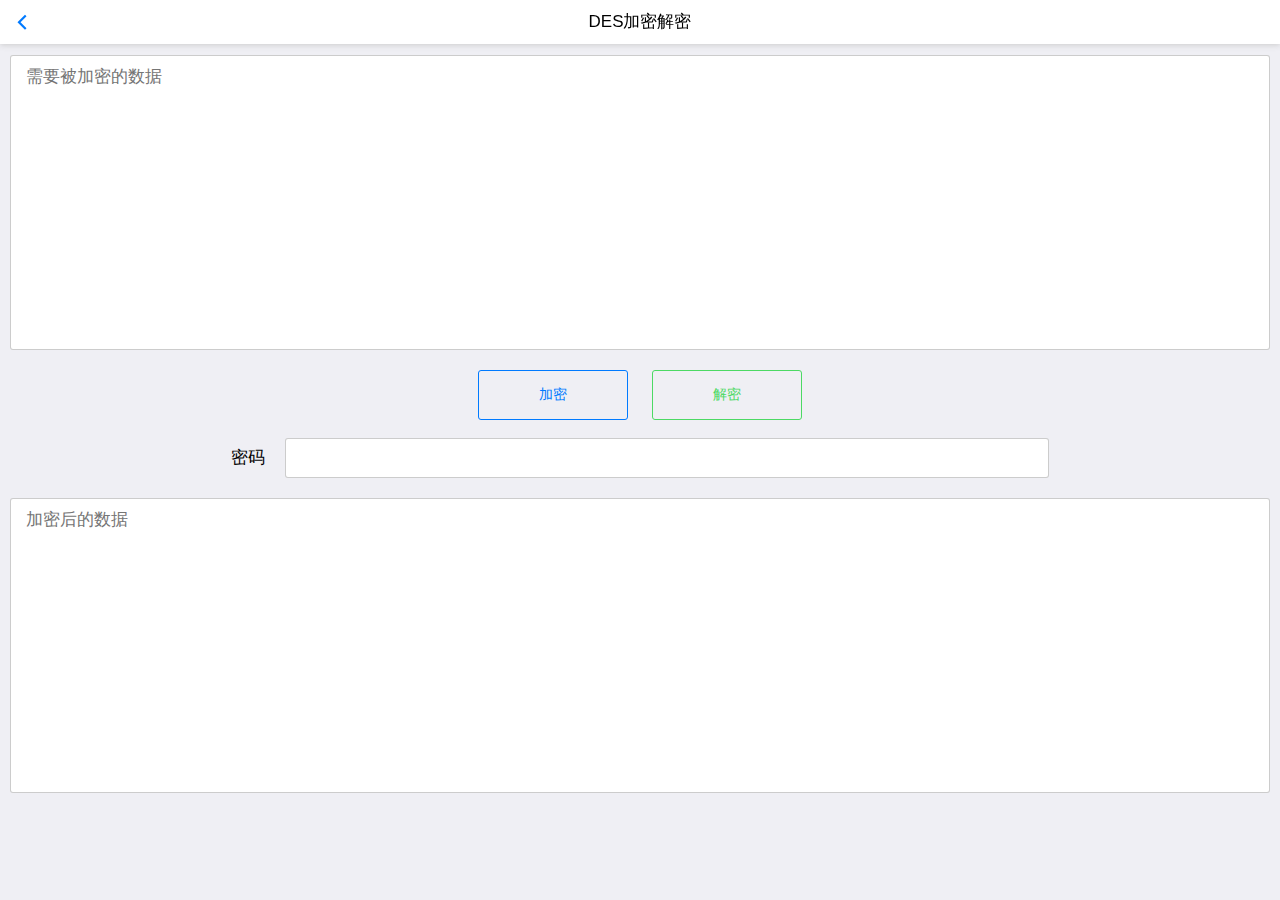
<file: follower/des_encryp.html>
<!DOCTYPE html>
<html>
	<head>
		<meta charset="UTF-8">
		<title>DES加密解密</title>
		<meta name="viewport" content="width=device-width, initial-scale=1,maximum-scale=1,user-scalable=no">
		<meta name="apple-mobile-web-app-capable" content="yes">
		<meta name="apple-mobile-web-app-status-bar-style" content="black">
		<link rel="stylesheet" href="../css/mui.min.css">
		<script src="../js/mui.min.js"></script>
	</head>
	<body>
		<header id="header" class="mui-bar mui-bar-nav" style="background-color: #FFFFFF;">
			<a class="mui-action-back mui-icon mui-icon-left-nav mui-pull-left"></a>
			<h1 class="mui-title">DES加密解密</h1>
		</header>
		
		<div id="toppane" style="margin-top: 55px;margin-left: 10px;margin-right: 10px;">
			<textarea id="textarea1" rows="13" cols="30" placeholder="需要被加密的数据"></textarea>
		</div>
		<div id="cenpane" style="height:10px;text-align: center;">
			<button id="btne1" type="button" class="mui-btn mui-btn-primary mui-btn-outlined" style="width:150px;height: 50px;margin-right: 10px;">
					加密
			</button>
			
			<button id="btne2" type="button" class="mui-btn mui-btn-success mui-btn-outlined" style="width:150px;height: 50px;margin-left: 10px;">
					解密
			</button>
		</div>
		<div style="margin: 3px;padding-top: 55px; text-align: center;">
				<label>密码</label>
				<input id="inputtext1" style="margin-left: 15px;width: 60%;" type="text" placeholder="">
				
		</div>
		<div id="botpane" style="margin-top: 5px;margin-left: 10px;margin-right: 10px;">
			<textarea id="textarea2" rows="13" cols="30" placeholder="加密后的数据"></textarea>
		</div>
		
	</body>
	
	<script src="../js/des.min.js"></script>
	<script type="text/javascript" charset="utf-8">
		mui.init({
			swipeBack:true //启用右滑关闭功能
		});
		
		document.getElementById('btne1').addEventListener('tap',function(event){
			if(document.getElementById('inputtext1').value.length>0){
				if(document.getElementById('textarea1').value.length>0){
					document.getElementById('textarea2').value=CryptoJS.DES.encrypt(document.getElementById('textarea1').value,document.getElementById('inputtext1').value);
				}else{
					mui.toast('内容不能为空',{ duration:'long', duration: 1500, type:'div' }); 
				}
			}else{
				mui.toast('密码不能为空',{ duration:'long', duration: 1500, type:'div' }); 
			}
			
		});
		
		document.getElementById('btne2').addEventListener('tap',function(event){
			if(document.getElementById('inputtext1').value.length>0){
				if(document.getElementById('textarea2').value.length>0){
					var scode=CryptoJS.DES.decrypt(document.getElementById('textarea2').value,document.getElementById('inputtext1').value);
					
					try{
						document.getElementById('textarea1').value=scode.toString(CryptoJS.enc.Utf8);
					}
					catch(e){
						mui.toast('解密失败',{ duration:'long', duration: 1500, type:'div' }); 
					}
				}else{
					mui.toast('内容不能为空',{ duration:'long', duration: 1500, type:'div' }); 
				}
			}else{
				mui.toast('密码不能为空',{ duration:'long', duration: 1500, type:'div' }); 
			}
			
		});
		
	</script>
	
</html>
</file>
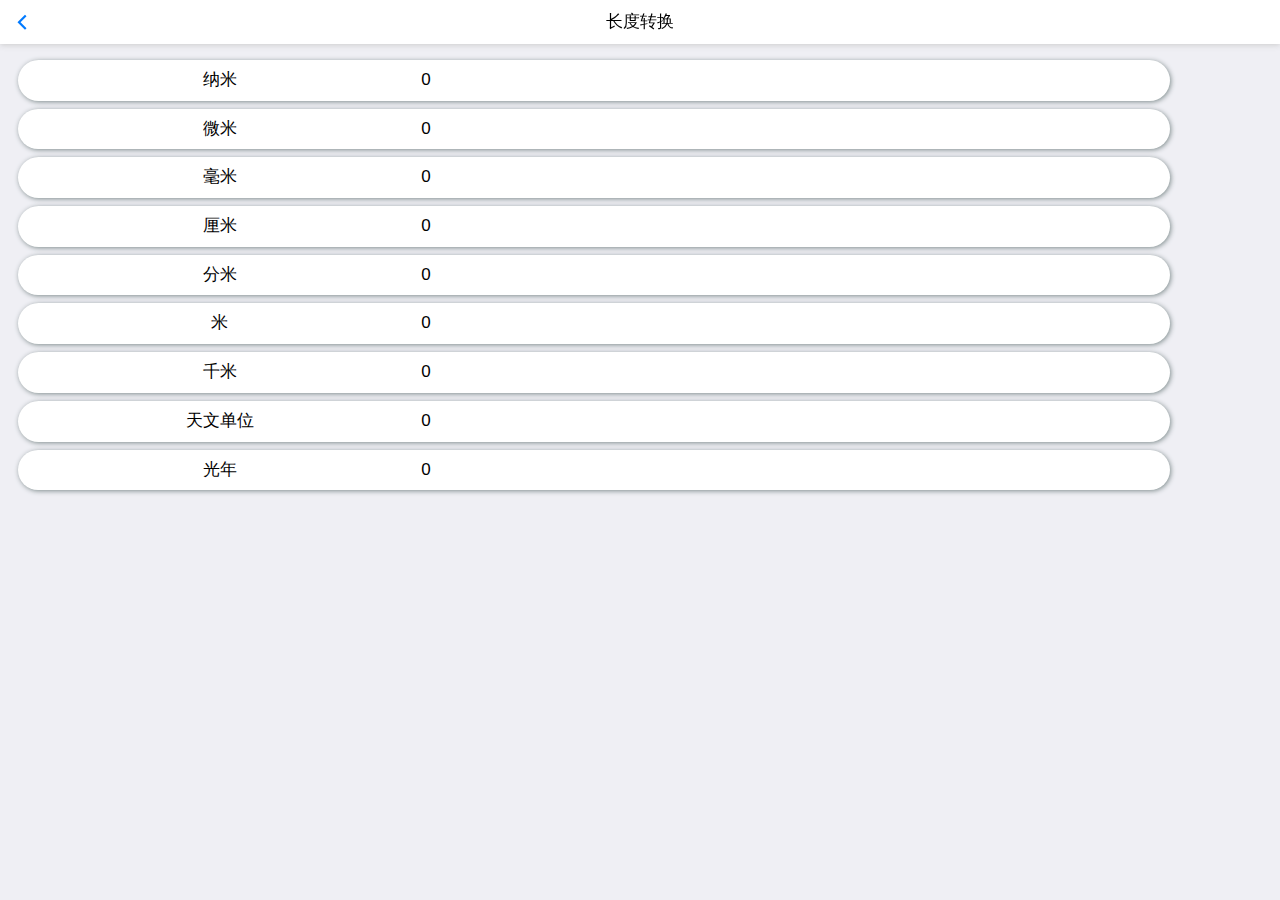
<file: follower/length_cycle.html>
<!DOCTYPE html>
<html>
	<head>
		<meta charset="UTF-8">
		<title>长度转换</title>
		<meta name="viewport" content="width=device-width, initial-scale=1,maximum-scale=1,user-scalable=no">
		<meta name="apple-mobile-web-app-capable" content="yes">
		<meta name="apple-mobile-web-app-status-bar-style" content="black">
		<link rel="stylesheet" href="../css/mui.min.css">
		<script src="../js/mui.min.js"></script>
	</head>
	<body>
		<header id="header" class="mui-bar mui-bar-nav" style="background-color: #FFFFFF;">
			<a class="mui-action-back mui-icon mui-icon-left-nav mui-pull-left"></a>
			<h1 class="mui-title">长度转换</h1>
		</header>
		
		<style>
			#mui-input-rows{
				margin-left: 10%;
				width: 90%;
				background-color:white;
				margin: 8px 18px;
				box-shadow: 1px 1px 5px #7f8c8d;
				text-align: center;
				border-radius:25px 25px 25px 25px;
			}
			
			.problem input:c{
				border-style:solid;
				border-color: #03a9f4;
				box-shadow: 1 1 5px #03a9f4;
			}
			
			
		</style>
		
		<div id="time_sg" style="margin-top: 60px;">
			<div class="mui-input-row" id="mui-input-rows">
				<label>纳米</label>
				<input type="text" placeholder="" id="nanometer" v-model="nanometer">
			</div>
			<div class="mui-input-row" id="mui-input-rows">
				<label>微米</label>
				<input type="text" placeholder=""  id="micron" v-model="micron">
			</div>
			<div class="mui-input-row" id="mui-input-rows">
				<label>毫米</label>
				<input type="text" placeholder="" id="millimeter" v-model="millimeter">
			</div>
			<div class="mui-input-row" id="mui-input-rows">
				<label>厘米</label>
				<input type="text" placeholder="" id="centimeter" v-model="centimeter">
			</div>
			<div class="mui-input-row" id="mui-input-rows">
				<label>分米</label>
				<input type="text" placeholder="" id="decimetre" v-model="decimetre">
			</div>
			<div class="mui-input-row" id="mui-input-rows">
				<label>米</label>
				<input type="text" placeholder="" id="meter" v-model="meter">
			</div>
			<div class="mui-input-row" id="mui-input-rows">
				<label>千米</label>
				<input type="text" placeholder="" id="kilometer" v-model="kilometer">
			</div>
			<div class="mui-input-row" id="mui-input-rows">
				<label>天文单位</label>
				<input type="text" placeholder="" id="astronomical_unit" v-model="astronomical_unit">
			</div>
			<div class="mui-input-row" id="mui-input-rows">
				<label>光年</label>
				<input type="text" placeholder="" id="light_year" v-model="light_year">
			</div>
			
		</div>
		
	</body>
	<script type="text/javascript" src="../js/vue.min.js" ></script>
	<script type="text/javascript" charset="utf-8">
		mui.init({
			swipeBack:true //启用右滑关闭功能
		});
		
		var vm = new Vue({
			el: '#time_sg',
			data: {
			   nanometer :0,
			   micron:0,
			   millimeter:0,
			   centimeter:0,
			   decimetre:0,
			   meter:0,
			   kilometer:0,
			   astronomical_unit:0,
			   light_year:0
			},
			watch : {
			   nanometer:function(val) {//纳米
				  this.nanometer = val;
				  this.micron = this.nanometer / 1000
				  this.millimeter = this.micron / 1000
				  this.centimeter = this.millimeter / 10
				  this.decimetre = this.centimeter / 10
				  this.meter = this.decimetre / 10
				  this.kilometer = this.meter / 1000
				  this.astronomical_unit = this.kilometer / 149597870
				  this.light_year = this.astronomical_unit / 63241.0770843
				  
			   },
			   micron:function (val) {//微米
				  this.micron = val;
				  this.nanometer = this.micron * 1000
				  this.millimeter = this.micron / 1000
				  this.centimeter = this.millimeter / 10
				  this.decimetre = this.centimeter / 10
				  this.meter = this.decimetre / 10
				  this.kilometer = this.meter / 1000
				  this.astronomical_unit = this.kilometer / 149597870
				  this.light_year = this.astronomical_unit / 63241.0770843
				  
			   },
			   millimeter:function (val) {//毫米
				  this.millimeter = val;
				  this.micron = this.millimeter * 1000
				  this.centimeter = this.millimeter / 10
				  this.decimetre = this.centimeter / 10
				  this.meter = this.decimetre / 10
				  this.kilometer = this.meter / 1000
				  this.astronomical_unit = this.kilometer / 149597870
				  this.light_year = this.astronomical_unit / 63241.0770843
				  
			   },
			   centimeter:function (val) {//厘米
			      this.centimeter = val;
				  this.millimeter = this.centimeter * 10
				  this.decimetre = this.centimeter / 10
				  this.micron = this.nanometer / 1000
			      this.meter = this.decimetre / 10
			      this.kilometer = this.meter / 1000
			      this.astronomical_unit = this.kilometer / 149597870
			      this.light_year = this.astronomical_unit / 63241.0770843
				  
			   },
			   decimetre:function (val) {//分米
			      this.decimetre = val;
			      this.centimeter = this.decimetre * 10
				  this.micron = this.nanometer / 1000
				  this.millimeter = this.micron / 1000
				  this.meter = this.decimetre / 10
				  this.kilometer = this.meter / 1000
			      this.astronomical_unit = this.kilometer / 149597870
			      this.light_year = this.astronomical_unit / 63241.0770843
				  
			   },
			   meter:function (val) {//米
				  this.meter = val;
				  this.decimetre = this.meter * 10
				  this.centimeter = this.decimetre * 10
				  this.micron = this.nanometer / 1000
				  this.millimeter = this.micron / 1000
				  this.kilometer = this.meter / 1000
				  this.astronomical_unit = this.kilometer / 149597870
				  this.light_year = this.astronomical_unit / 63241.0770843
				  
			   },
			   kilometer:function (val) {//千米
			   	  this.kilometer = val;
				  this.meter = this.kilometer * 1000
				  this.micron = this.nanometer / 1000
				  this.millimeter = this.micron / 1000
				  this.centimeter = this.millimeter / 10
				  this.decimetre = this.centimeter / 10
				  this.astronomical_unit = this.kilometer / 149597870
				  this.light_year = this.astronomical_unit / 63241.0770843
			   },
			   astronomical_unit:function (val) {//天文单位
			   	  this.astronomical_unit = val;
				  this.kilometer = this.astronomical_unit * 149597870
				  this.micron = this.nanometer / 1000
				  this.millimeter = this.micron / 1000
				  this.centimeter = this.millimeter / 10
				  this.decimetre = this.centimeter / 10
				  this.meter = this.decimetre / 10
				  this.light_year = this.astronomical_unit / 63241.0770843
				  
			   },
			   light_year:function (val) {//光年
			   	  this.light_year = val;
			   	  this.astronomical_unit = this.light_year * 63241.0770843
				  this.kilometer = this.astronomical_unit * 149597870
				  this.micron = this.nanometer / 1000
				  this.millimeter = this.micron / 1000
				  this.centimeter = this.millimeter / 10
				  this.decimetre = this.centimeter / 10
				  this.meter = this.decimetre / 10
			   }
			}
		});
		
	</script>
	
	
	
</html>
</file>
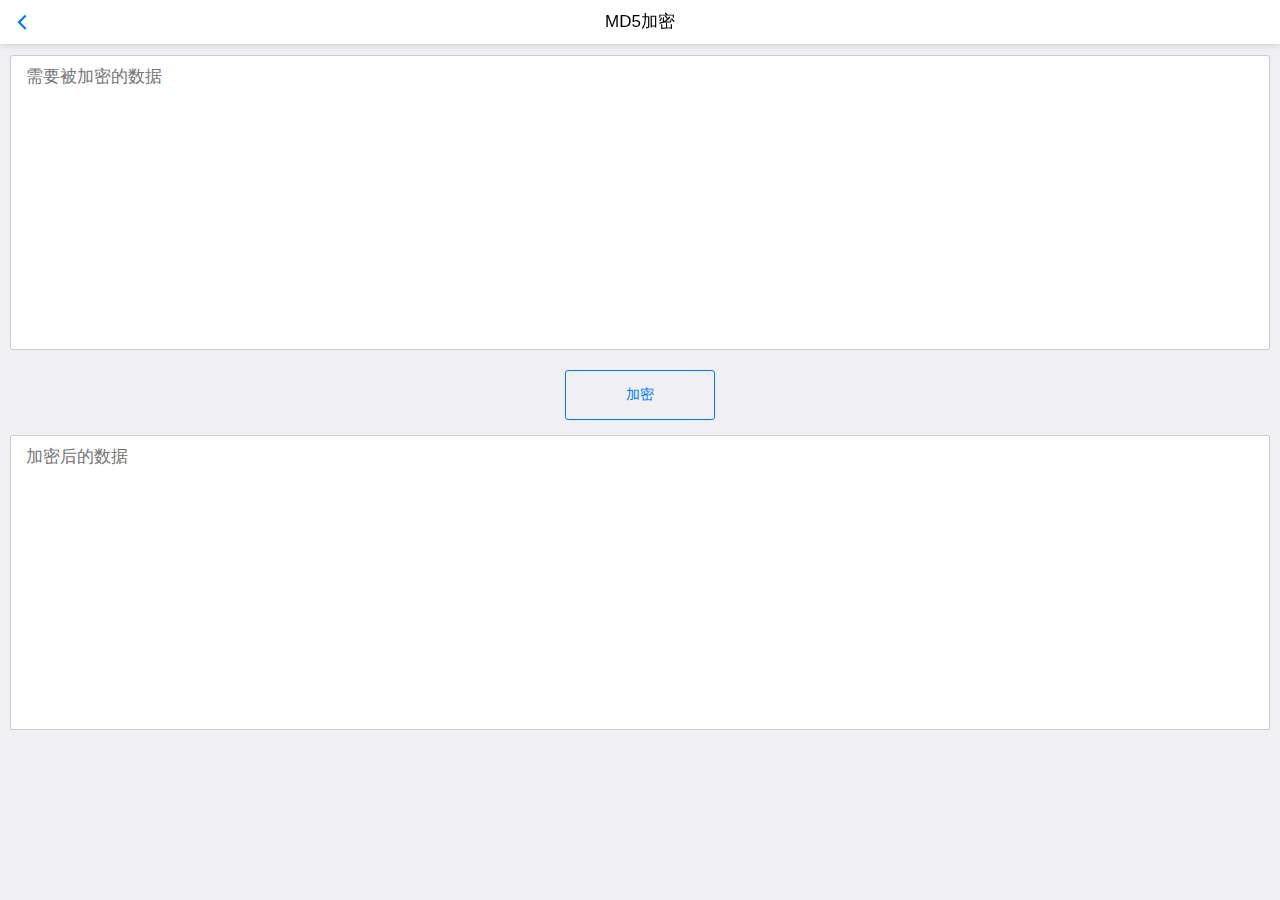
<file: follower/md5_encrypt.html>
<!DOCTYPE html>
<html>
	<head>
		<meta charset="UTF-8">
		<title>MD5加密</title>
		<meta name="viewport" content="width=device-width, initial-scale=1,maximum-scale=1,user-scalable=no">
		<meta name="apple-mobile-web-app-capable" content="yes">
		<meta name="apple-mobile-web-app-status-bar-style" content="black">
		<link rel="stylesheet" href="../css/mui.min.css">
		<script src="../js/mui.min.js"></script>
	</head>
	<body>
		<header id="header" class="mui-bar mui-bar-nav" style="background-color: #FFFFFF;">
			<a class="mui-action-back mui-icon mui-icon-left-nav mui-pull-left"></a>
			<h1 class="mui-title">MD5加密</h1>
		</header>
		
		<div id="toppane" style="margin-top: 55px;margin-left: 10px;margin-right: 10px;">
			<textarea id="textarea1" rows="13" cols="30" placeholder="需要被加密的数据"></textarea>
		</div>
		<div id="cenpane" style="height:10px;text-align: center;">
			<button id="btne1" type="button" class="mui-btn mui-btn-primary mui-btn-outlined" style="width:150px;height: 50px; ">
					加密
			</button>
		</div>
		<div id="botpane" style="margin-top: 55px;margin-left: 10px;margin-right: 10px;">
			<textarea id="textarea2" rows="13" cols="30" placeholder="加密后的数据"></textarea>
		</div>
		
	</body>
	
	<script src="../js/md5.js"></script>
	<script type="text/javascript" charset="utf-8">
		mui.init({
			swipeBack:true //启用右滑关闭功能
		});
		
		document.getElementById('btne1').addEventListener('tap',function(event){
			if(document.getElementById('textarea1').value.length>0){
				document.getElementById('textarea2').value=hex_md5(document.getElementById('textarea1').value);
			}else{
				mui.toast('内容不能为空',{ duration:'long', duration: 1500, type:'div' }); 
			}
		});
		
		
	</script>
	
	
	
</html>
</file>
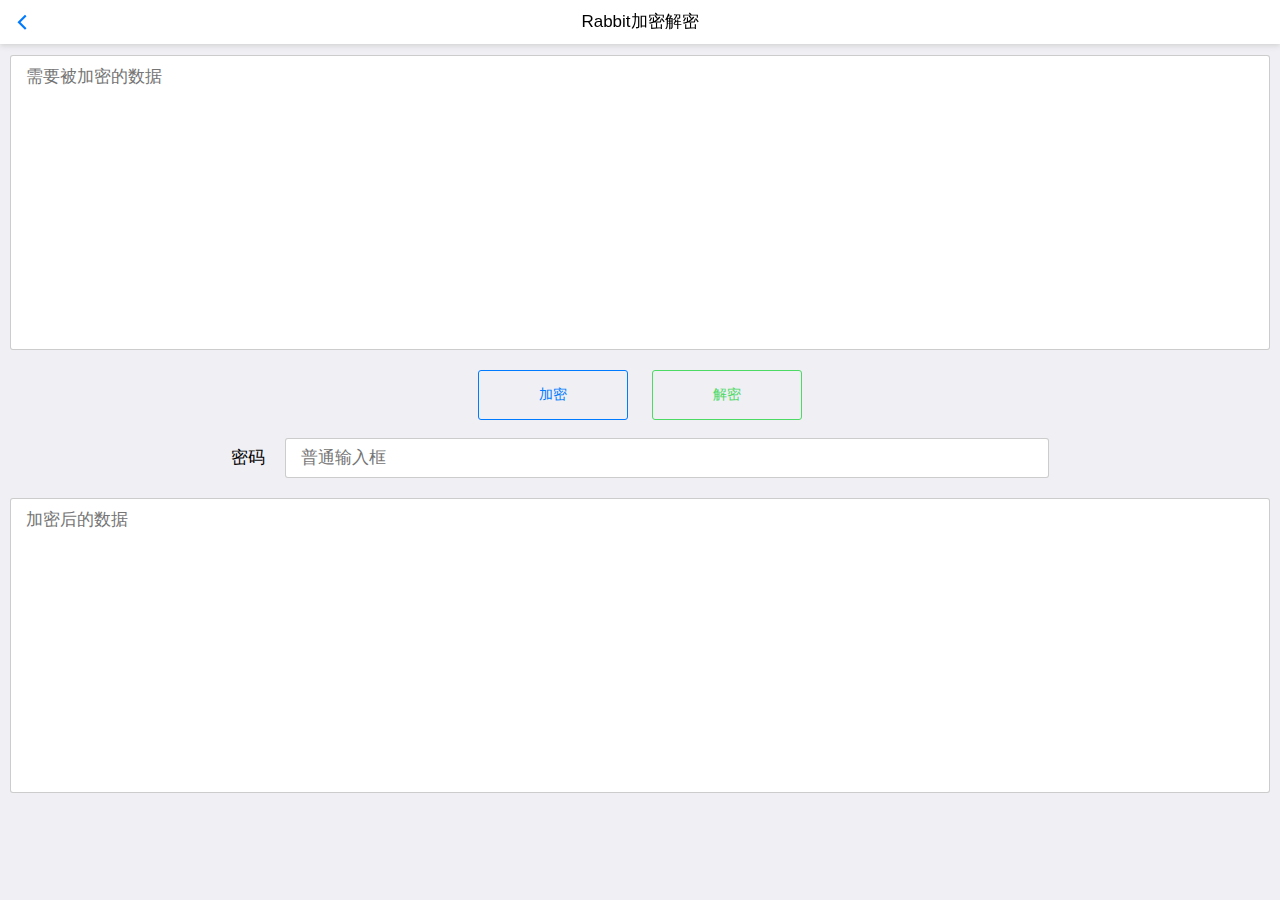
<file: follower/rabbit_encrypt.1.html>
<!DOCTYPE html>
<html>
	<head>
		<meta charset="UTF-8">
		<title>Rabbit加密解密</title>
		<meta name="viewport" content="width=device-width, initial-scale=1,maximum-scale=1,user-scalable=no">
		<meta name="apple-mobile-web-app-capable" content="yes">
		<meta name="apple-mobile-web-app-status-bar-style" content="black">
		<link rel="stylesheet" href="../css/mui.min.css">
		<script src="../js/mui.min.js"></script>
	</head>
	<body>
		<header id="header" class="mui-bar mui-bar-nav" style="background-color: #FFFFFF;">
			<a class="mui-action-back mui-icon mui-icon-left-nav mui-pull-left"></a>
			<h1 class="mui-title">Rabbit加密解密</h1>
		</header>
		
		<div id="toppane" style="margin-top: 55px;margin-left: 10px;margin-right: 10px;">
			<textarea id="textarea1" rows="13" cols="30" placeholder="需要被加密的数据"></textarea>
		</div>
		<div id="cenpane" style="height:10px;text-align: center;">
			<button id="btne1" type="button" class="mui-btn mui-btn-primary mui-btn-outlined" style="width:150px;height: 50px;margin-right: 10px;">
					加密
			</button>
			
			<button id="btne2" type="button" class="mui-btn mui-btn-success mui-btn-outlined" style="width:150px;height: 50px;margin-left: 10px;">
					解密
			</button>
		</div>
		<div style="margin: 3px;padding-top: 55px; text-align: center;">
				<label>密码</label>
				<input id="inputtext1" style="margin-left: 15px;width: 60%;" type="text" placeholder="普通输入框">
				
		</div>
		<div id="botpane" style="margin-top: 5px;margin-left: 10px;margin-right: 10px;">
			<textarea id="textarea2" rows="13" cols="30" placeholder="加密后的数据"></textarea>
		</div>
		
	</body>
	
	<script src="../js/Rabbit.min.js"></script>
	<script type="text/javascript" charset="utf-8">
		mui.init({
			swipeBack:true //启用右滑关闭功能
		});
		
		document.getElementById('btne1').addEventListener('tap',function(event){
			if(document.getElementById('inputtext1').value.length>0){
				if(document.getElementById('textarea1').value.length>0){
					document.getElementById('textarea2').value=CryptoJS.Rabbit.encrypt(document.getElementById('textarea1').value,document.getElementById('inputtext1').value);
				}else{
					mui.toast('内容不能为空',{ duration:'long', duration: 1500, type:'div' }); 
				}
			}else{
				mui.toast('密码不能为空',{ duration:'long', duration: 1500, type:'div' }); 
			}
			
		});
		
		document.getElementById('btne2').addEventListener('tap',function(event){
			if(document.getElementById('inputtext1').value.length>0){
				if(document.getElementById('textarea2').value.length>0){
					var scode=CryptoJS.Rabbit.decrypt(document.getElementById('textarea2').value,document.getElementById('inputtext1').value);
					
					try{
						document.getElementById('textarea1').value=scode.toString(CryptoJS.enc.Utf8);
					}
					catch(e){
						mui.toast('解密失败',{ duration:'long', duration: 1500, type:'div' }); 
					}
				}else{
					mui.toast('内容不能为空',{ duration:'long', duration: 1500, type:'div' }); 
				}
			}else{
				mui.toast('密码不能为空',{ duration:'long', duration: 1500, type:'div' }); 
			}
			
		});
		
	</script>
	
</html>
</file>
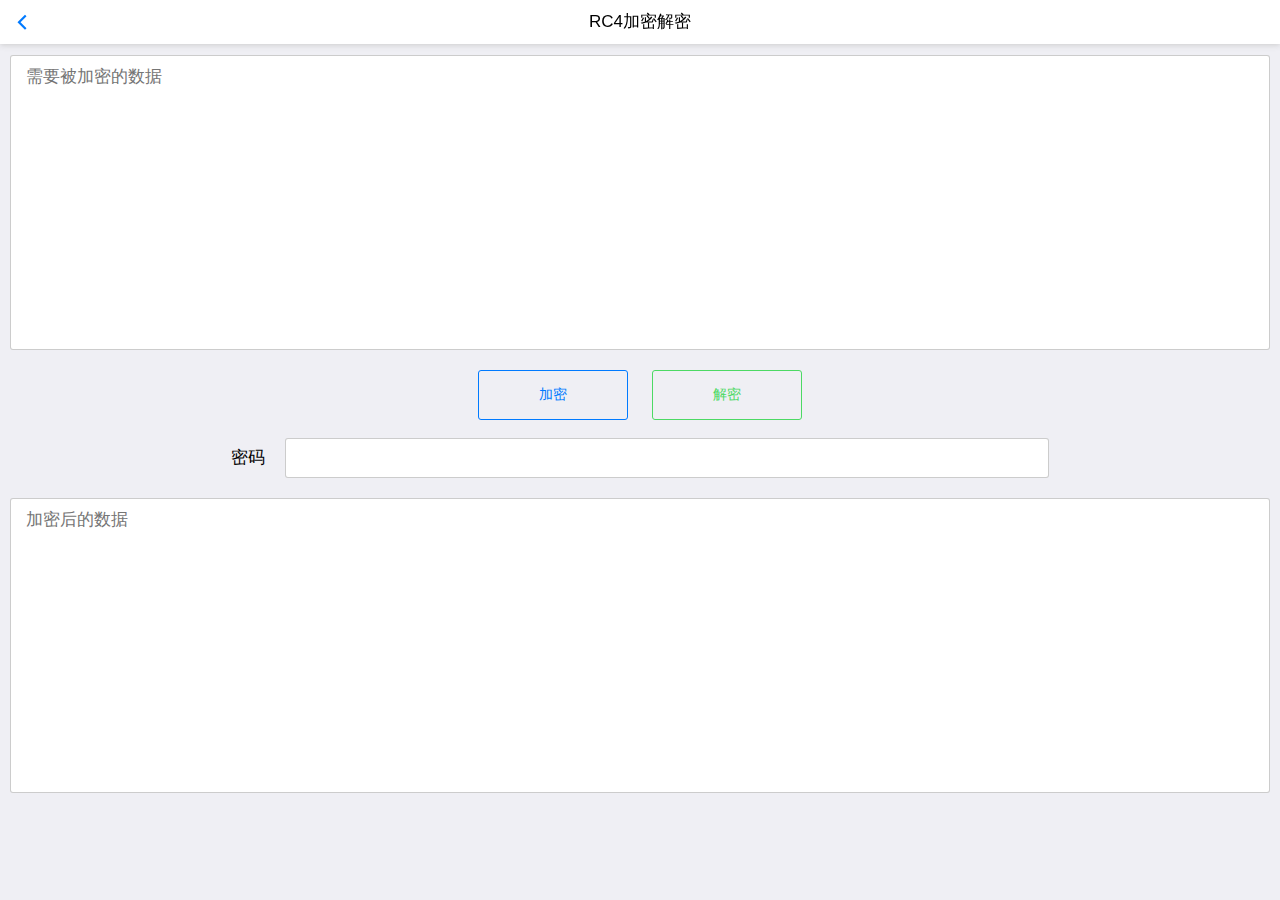
<file: follower/rc4_encrypt.html>
<!DOCTYPE html>
<html>
	<head>
		<meta charset="UTF-8">
		<title>RC4加密解密</title>
		<meta name="viewport" content="width=device-width, initial-scale=1,maximum-scale=1,user-scalable=no">
		<meta name="apple-mobile-web-app-capable" content="yes">
		<meta name="apple-mobile-web-app-status-bar-style" content="black">
		<link rel="stylesheet" href="../css/mui.min.css">
		<script src="../js/mui.min.js"></script>
	</head>
	<body>
		<header id="header" class="mui-bar mui-bar-nav" style="background-color: #FFFFFF;">
			<a class="mui-action-back mui-icon mui-icon-left-nav mui-pull-left"></a>
			<h1 class="mui-title">RC4加密解密</h1>
		</header>
		
		<div id="toppane" style="margin-top: 55px;margin-left: 10px;margin-right: 10px;">
			<textarea id="textarea1" rows="13" cols="30" placeholder="需要被加密的数据"></textarea>
		</div>
		<div id="cenpane" style="height:10px;text-align: center;">
			<button id="btne1" type="button" class="mui-btn mui-btn-primary mui-btn-outlined" style="width:150px;height: 50px;margin-right: 10px;">
					加密
			</button>
			
			<button id="btne2" type="button" class="mui-btn mui-btn-success mui-btn-outlined" style="width:150px;height: 50px;margin-left: 10px;">
					解密
			</button>
		</div>
		<div style="margin: 3px;padding-top: 55px; text-align: center;">
				<label>密码</label>
				<input id="inputtext1" style="margin-left: 15px;width: 60%;" type="text" placeholder="">
				
		</div>
		<div id="botpane" style="margin-top: 5px;margin-left: 10px;margin-right: 10px;">
			<textarea id="textarea2" rows="13" cols="30" placeholder="加密后的数据"></textarea>
		</div>
		
	</body>
	
	<script src="../js/rc4.min.js"></script>
	<script type="text/javascript" charset="utf-8">
		mui.init({
			swipeBack:true //启用右滑关闭功能
		});
		
		document.getElementById('btne1').addEventListener('tap',function(event){
			if(document.getElementById('inputtext1').value.length>0){
				if(document.getElementById('textarea1').value.length>0){
					document.getElementById('textarea2').value=CryptoJS.RC4.encrypt(document.getElementById('textarea1').value,document.getElementById('inputtext1').value);
				}else{
					mui.toast('内容不能为空',{ duration:'long', duration: 1500, type:'div' }); 
				}
			}else{
				mui.toast('密码不能为空',{ duration:'long', duration: 1500, type:'div' }); 
			}
			
		});
		
		document.getElementById('btne2').addEventListener('tap',function(event){
			if(document.getElementById('inputtext1').value.length>0){
				if(document.getElementById('textarea2').value.length>0){
					var scode=CryptoJS.RC4.decrypt(document.getElementById('textarea2').value,document.getElementById('inputtext1').value);
					
					try{
						document.getElementById('textarea1').value=scode.toString(CryptoJS.enc.Utf8);
					}
					catch(e){
						mui.toast('解密失败',{ duration:'long', duration: 1500, type:'div' }); 
					}
				}else{
					mui.toast('内容不能为空',{ duration:'long', duration: 1500, type:'div' }); 
				}
			}else{
				mui.toast('密码不能为空',{ duration:'long', duration: 1500, type:'div' }); 
			}
			
		});
		
	</script>
	
</html>
</file>
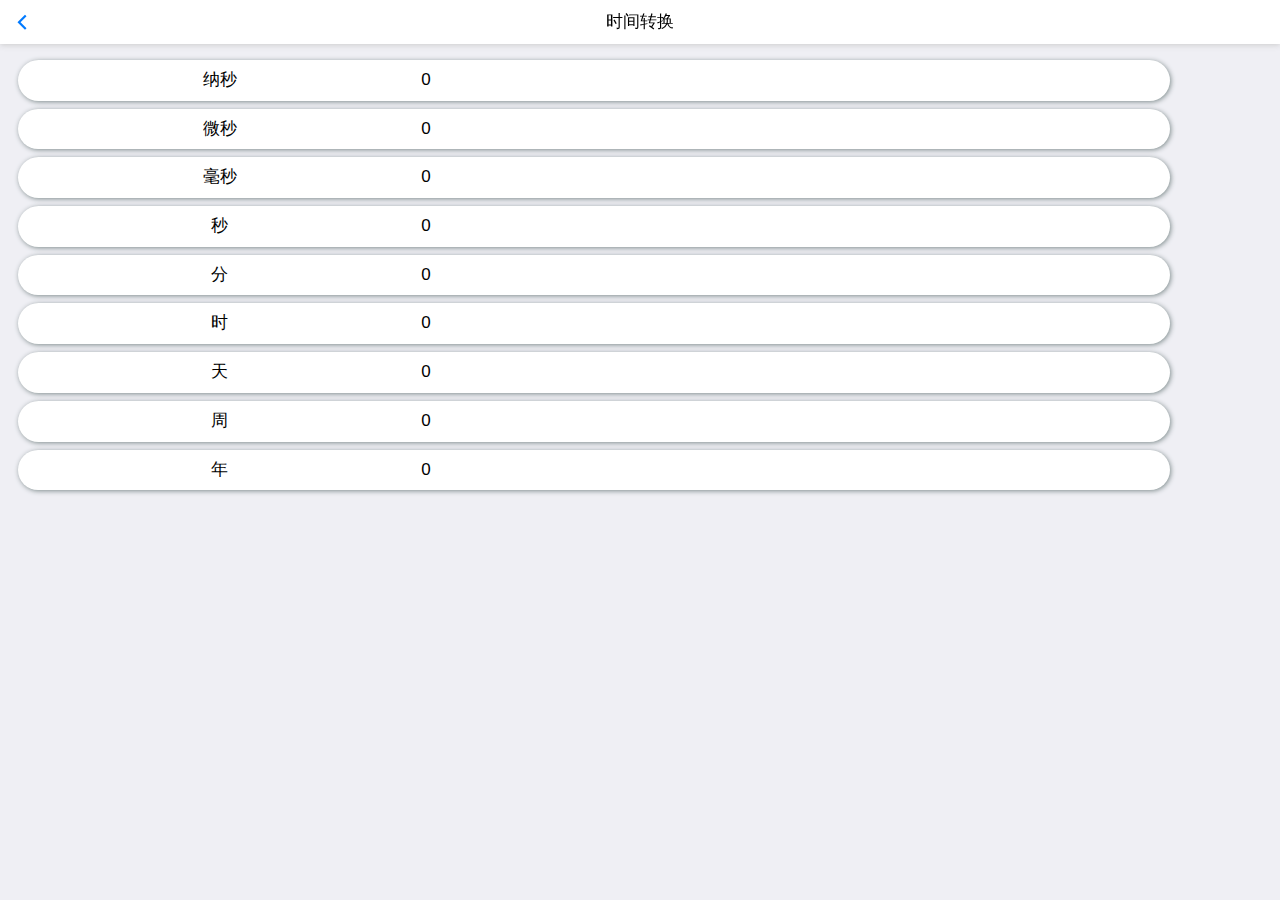
<file: follower/time_cycle.html>
<!DOCTYPE html>
<html>
	<head>
		<meta charset="UTF-8">
		<title>时间转换</title>
		<meta name="viewport" content="width=device-width, initial-scale=1,maximum-scale=1,user-scalable=no">
		<meta name="apple-mobile-web-app-capable" content="yes">
		<meta name="apple-mobile-web-app-status-bar-style" content="black">
		<link rel="stylesheet" href="../css/mui.min.css">
		<script src="../js/mui.min.js"></script>
	</head>
	<body>
		<header id="header" class="mui-bar mui-bar-nav" style="background-color: #FFFFFF;">
			<a class="mui-action-back mui-icon mui-icon-left-nav mui-pull-left"></a>
			<h1 class="mui-title">时间转换</h1>
		</header>
		
		<style>
			#mui-input-rows{
				margin-left: 10%;
				width: 90%;
				background-color:white;
				margin: 8px 18px;
				box-shadow: 1px 1px 5px #7f8c8d;
				text-align: center;
				border-radius:25px 25px 25px 25px;
			}
			
			.problem input:c{
				border-style:solid;
				border-color: #03a9f4;
				box-shadow: 1 1 5px #03a9f4;
			}
			
			
			
		</style>
		
		
		
		<div id="time_sg" style="margin-top: 60px;">
			<div class="mui-input-row" id="mui-input-rows">
				<label>纳秒</label>
				<input type="text" placeholder="" id="nanosecond" v-model="nanosecond">
			</div>
			<div class="mui-input-row" id="mui-input-rows">
				<label>微秒</label>
				<input type="text" placeholder=""  id="microsecond" v-model="microsecond">
			</div>
			<div class="mui-input-row" id="mui-input-rows">
				<label>毫秒</label>
				<input type="text" placeholder="" id="millisecond" v-model="millisecond">
			</div>
			<div class="mui-input-row" id="mui-input-rows">
				<label>秒</label>
				<input type="text" placeholder="" id="second" v-model="second">
			</div>
			<div class="mui-input-row" id="mui-input-rows">
				<label>分</label>
				<input type="text" placeholder="" id="minute" v-model="minute">
			</div>
			<div class="mui-input-row" id="mui-input-rows">
				<label>时</label>
				<input type="text" placeholder="" id="hour" v-model="hour">
			</div>
			<div class="mui-input-row" id="mui-input-rows">
				<label>天</label>
				<input type="text" placeholder="" id="day" v-model="day">
			</div>
			<div class="mui-input-row" id="mui-input-rows">
				<label>周</label>
				<input type="text" placeholder="" id="week" v-model="week">
			</div>
			<div class="mui-input-row" id="mui-input-rows">
				<label>年</label>
				<input type="text" placeholder="" id="year" v-model="year">
			</div>
			
		</div>
		
	</body>
	<script type="text/javascript" src="../js/vue.min.js" ></script>
	<script type="text/javascript" charset="utf-8">
		mui.init({
			swipeBack:true //启用右滑关闭功能
		});
		
		var vm = new Vue({
			el: '#time_sg',
			data: {
			   nanosecond :0,
			   microsecond:0,
			   millisecond:0,
			   second:0,
			   minute:0,
			   hour:0,
			   day:0,
			   week:0,
			   year:0
			},
			watch : {
			   nanosecond:function(val) {//纳秒
				  this.nanosecond = val;
				  this.microsecond = this.nanosecond / 1000
				  this.millisecond = this.microsecond / 1000
				  this.second = this.millisecond / 1000
				  this.minute = this.second / 60
				  this.hour = this.minute / 60
				  this.day = this.hour / 24
				  this.week = this.day / 7
				  this.year = this.week / 52.1428523
				  
				  
			   },
			   microsecond:function (val) {//微秒
			      this.microsecond = val;
				  this.nanosecond = this.microsecond * 1000
				  this.millisecond = this.microsecond / 1000
				  this.second = this.millisecond / 1000
				  this.minute = this.second / 60
				  this.hour = this.minute / 60
				  this.day = this.hour / 24
				  this.week = this.day / 7
				  this.year = this.week / 52.1428523
				  
			   },
			   millisecond:function (val) {//毫秒
				  this.millisecond = val;
				  this.microsecond = this.millisecond * 1000
				  this.millisecond = this.microsecond / 1000
				  this.second = this.millisecond / 1000
				  this.minute = this.second / 60
				  this.hour = this.minute / 60
				  this.day = this.hour / 24
				  this.week = this.day / 7
				  this.year = this.week / 52.1428523
				  
			   },
			   second:function (val) {//秒
			      this.second = val;
				  this.millisecond = this.second * 1000
				  this.microsecond = this.nanosecond / 1000
				  this.minute = this.second / 60
				  this.hour = this.minute / 60
				  this.day = this.hour / 24
				  this.week = this.day / 7
				  this.year = this.week / 52.1428523
				  
			   },
			   minute:function (val) {//分
			      this.minute = val;
				  this.second = this.minute * 60
				  this.microsecond = this.nanosecond / 1000
				  this.millisecond = this.microsecond / 1000
				  this.hour = this.minute / 60
				  this.day = this.hour / 24
				  this.week = this.day / 7
				  this.year = this.week / 52.1428523
				  
			   },
			   hour:function (val) {//时
				  this.hour = val;
				  this.minute = this.hour * 60
				  this.microsecond = this.nanosecond / 1000
				  this.millisecond = this.microsecond / 1000
				  this.second = this.millisecond / 1000
				  this.day = this.hour / 24
				  this.week = this.day / 7
				  this.year = this.week / 52.1428523
				  
			   },
			   day:function (val) {//天
			   	  this.day = val;
				  this.hour = this.day * 24
			   	  this.microsecond = this.nanosecond / 1000
			   	  this.millisecond = this.microsecond / 1000
			   	  this.second = this.millisecond / 1000
			   	  this.minute = this.second / 60
			   	  this.week = this.day / 7
			   	  this.year = this.week / 52.1428523
				  
			   },
			   week:function (val) {//周
			   	  this.week = val;
				  this.day = this.week * 7
			   	  this.microsecond = this.nanosecond / 1000
			   	  this.millisecond = this.microsecond / 1000
			   	  this.second = this.millisecond / 1000
			   	  this.minute = this.second / 60
			   	  this.hour = this.minute / 60
			   	  // this.day = this.hour / 24
			   	  this.year = this.week / 52.1428523
				  
			   },
			   year:function (val) {//年
			   	  this.year = val;
				  this.week = this.year * 52.1428523
				  // this.week = this.day / 7
				  this.day = this.hour / 24
				  this.hour = this.minute / 60
				  this.minute = this.second / 60
				  this.second = this.millisecond / 1000
				  this.millisecond = this.microsecond / 1000
			   	  this.microsecond = this.nanosecond / 1000
			   	  
			   }
			}
		});
		
		
		
		
	</script>
	
	
	
</html>
</file>
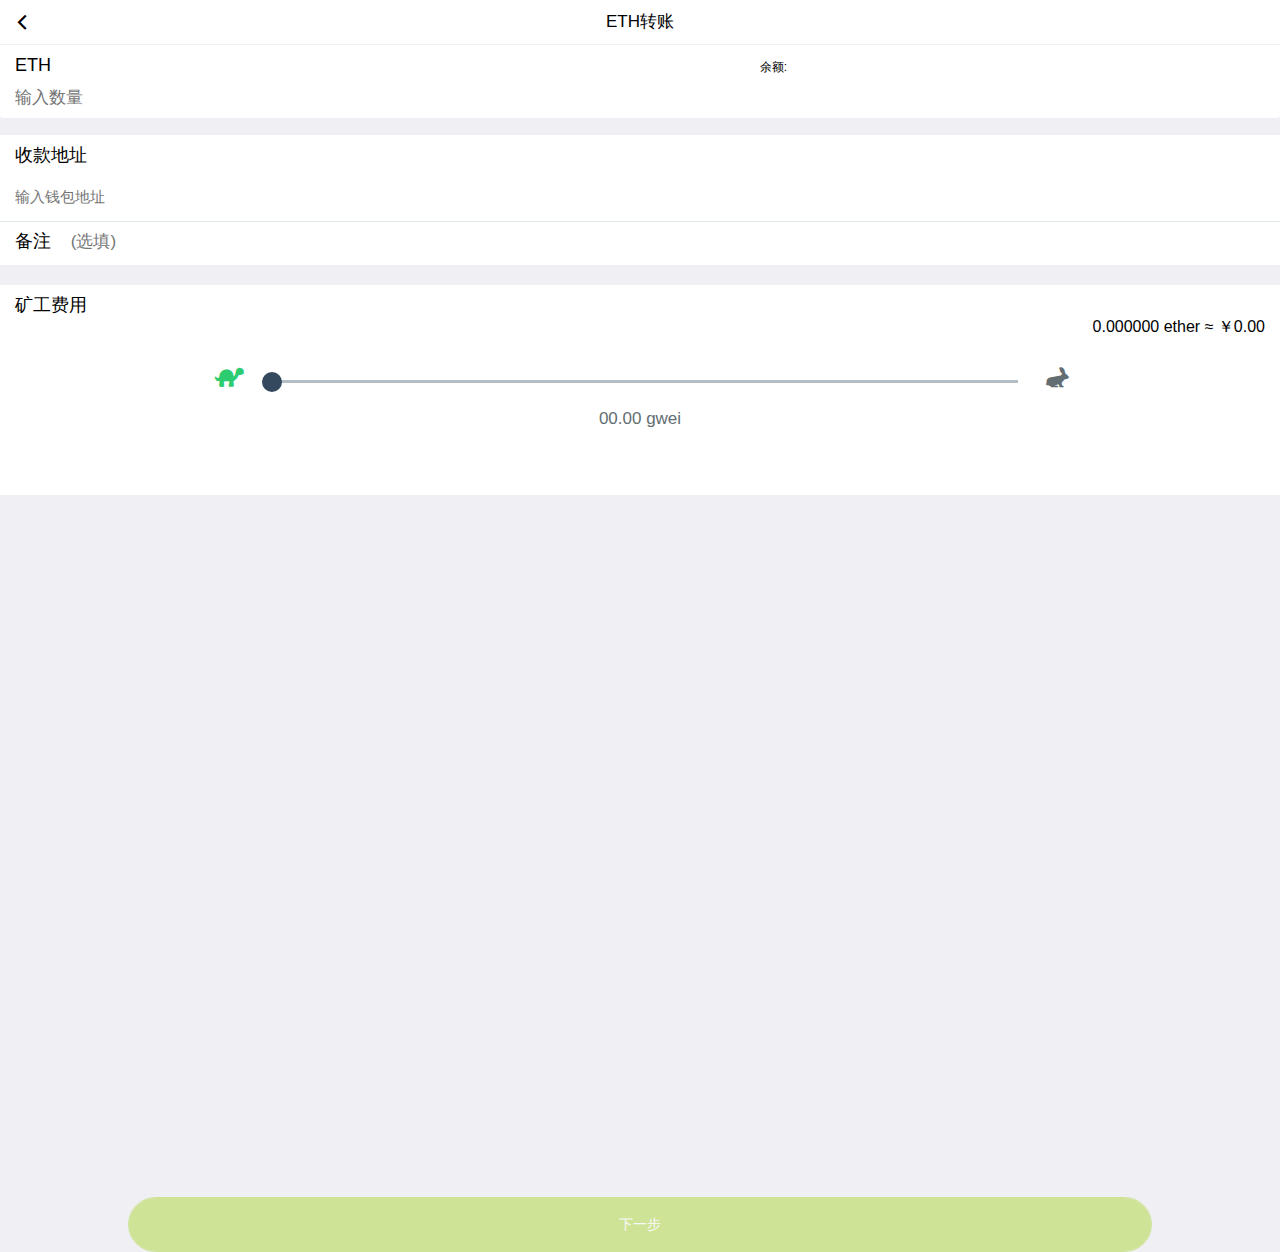
<file: follower/transfer_accounts.html>
<!DOCTYPE html>
<html>
	<head>
		<meta charset="utf-8">
		<meta name="viewport" content="width=device-width,initial-scale=1,minimum-scale=1,maximum-scale=1,user-scalable=no" />
		<title>ETH 转账</title>
		<link rel="stylesheet" href="../css/mui.min.css">
		<script type="text/javascript" src="../js/mui.min.js" ></script>
		<script src="../js/jquery-2.1.3.min.js"></script>
	</head>
	<style>
		.mui-bar-nav{
		box-shadow: 0px 0px;
		border: none;
		}
		input[type=range]{ 
		margin-top: 8px;
		outline: none; 
		-webkit-appearance: none;/*清除系统默认样式*/  
		width:59% !important;  
		background: -webkit-linear-gradient(#34495e, #34495e) no-repeat, #b2bec3;  
		background-size: 0% 100%;/*设置左右宽度比例*/  
		height: 3px;/*横条的高度*/  
		} 
		 /*拖动块的样式*/  
		input[type=range]::-webkit-slider-thumb {  
		-webkit-appearance: none;/*清除系统默认样式*/  
		height:20px;/*拖动块高度*/  
		width: 20px;/*拖动块宽度*/  
		background: #34495e;/*拖动块背景*/  
		border-radius: 50%; /*外观设置为圆形*/  
		border: solid 3px #34495e; /*设置边框*/  
		} 
		.gweis{
			color: #636e72;
		}
		
		
	</style>
	
	<body>
		<header id="header" class="mui-bar mui-bar-nav" style="background-color: white;">
			<a class="mui-action-back mui-icon mui-icon-left-nav mui-pull-left" style="color: black;"></a>
			<h1 class="mui-title">ETH转账</h1>
		</header>
		
		<div id="content" class="mui-content">
			
			<div style="background-color: white;height: 70px;padding-top: 10px;margin-top: 1px;">
				<label style="margin-left: 15px;font-size: 18px;">ETH</label>
				<label v-cloak id="ethbalance" style="margin-left: 55%;font-size: 12px;color: black;">余额: </label>
				<input id="ethnum" type="text" oninput="datamonitor();" placeholder="输入数量" style="border: none;"/>
				 
			</div>
			
			<div style="padding-top: 10px;background-color: white;margin-top: 20px;height: 130px;">
				<label style="margin-left: 15px;font-size: 18px;">收款地址</label>
				<input id="ethadr" type="text" oninput="datamonitor();"  placeholder="输入钱包地址" style="border: none;margin-top: 10px;font-size: 15px;margin-bottom: 5px;"/>
				<div style="width: 100%;height: 1px;background-color: #dfe6e9;"></div>
				<label style="margin-left: 15px;font-size: 18px;">备注</label>
				<input type="text" placeholder="(选填)" style="border: none;width: 86%;"/>
				
			</div>
			
			<div style="margin-top: 20px;background-color: white;height: 210px;padding-top: 10px;">
				<label style="margin-left: 15px;font-size: 18px;">矿工费用</label>
				<div style="text-align: right;">
					<label id="exchange_rate" style="margin-bottom: 10px;margin-right: 15px;font-size: 16px;color:black;">0.000000 ether ≈ ￥0.00</label>
				</div>
				
				
				<div id="" style="padding-top: 30px;text-align: center;">
					<span id="tortoise" class="mui-icon iconfont" style="color: #2ecc71;font-size: 20px;">&#xe0ac;</span>&nbsp;&nbsp;&nbsp;&nbsp;&nbsp;
					
					<input type="range" id='field-range' value="0" min="0" max="10000"/>&nbsp;&nbsp;&nbsp;&nbsp;&nbsp;
					
					<span id="rabbit" class="mui-icon iconfont" style="color: #636e72;font-size: 20px;">&#xe0ad;</span>
					<br>
					<div style="margin-bottom: 20px;">
						
					</div>
					<label id="gwei" class="gweis" style="">00.00 gwei</label> 
				</div>
				
				<div style="margin-top: 60%;text-align: center;">
					
					<button id="sbm" type="button" disabled="disabled" style="height: 55px;width: 80%;border: #badc58 solid 1px;border-radius: 30px;background-color: #badc58;color: white;">下一步</button>
					
				</div>
				
			</div>	
			
		</div>
		
		<script>
			function scanrs(r){
				$('#ethadr').val('');
				$('#ethadr').val(r);
				datamonitor();
			}
			
			// var addr="0xbAB655547670FdB084e78aDc79aaf2cd3130F201";
			// console.log(addr.length);
			// console.log(parseInt(addr, 16));
			
			function datamonitor(){
				var ethnum=$('#ethnum').val();
				var ethadr=$('#ethadr').val();
				if(ethnum.trim().length>0 && ethnum.trim()!=""){
					if(ethadr.trim().length>0 && ethnum.trim()!=""){
						$("#sbm").removeAttr("disabled");
					}else{
						$("#sbm").attr("disabled","disabled");
					}
				}else{
					$("#sbm").attr("disabled","disabled");
				}
			}
			
	var nums=1000000000000000000;// wei 基本单位
	var ms=1000000000;
	var m=1e9;//10的9次幂
	var gwei=5;
	var gas=21000;
	var url2="https://api.etherscan.io/api?module=stats&action=ethprice";//ETH最新价格
	var url3="https://api.exchangerate-api.com/v4/latest/USD";//货币 汇率兑换
	var cny='0.00';
	var ethers=0;
	var gweis=0;
	mui.getJSON(url2,function(ret){
		var eth_usd_exchange_rate=ret.result.ethusd;
		mui.getJSON(url3,function(rets){
			var eth_cny_exchange_rate=eth_usd_exchange_rate*rets.rates.CNY;
			cny=parseFloat(eth_cny_exchange_rate).toFixed(2).toString();
		});
	});
	$('#field-range').on("drag", function(e) {
		var num=$('#field-range').val()/100;
		gweis=parseFloat(num).toFixed(2);
		var st=gweis+" gwei";
		$('#field-range').attr('style', 'background-size: '+num+"%");
		$('#gwei').html(st);
		// console.log(gweis);
		var gasPriceGwei=m*gweis;
		var gw=gas*gasPriceGwei;
		var ether=parseFloat(gw/nums).toFixed(6);
		ethers=parseFloat(gw/nums).toFixed(13);
		var rmb=parseFloat(ether*cny).toFixed(2);
		$('#exchange_rate').html(ether+' ether ≈ ￥'+rmb);
		if(gweis==0){
			$('#tortoise').attr('style', 'color: #2ecc71;font-size: 20px');
		}else if(gweis==100){
			$('#rabbit').attr('style', 'color: #e74c3c;font-size: 20px');
		}else{
			$('#tortoise').attr('style', 'color: #636e72;font-size: 20px');
			$('#rabbit').attr('style', 'color: #636e72;font-size: 20px');
		}
	});
		</script>
		
	</body>
</html>
</file>
<file: css/livedemo.css>
/*html {
    width: 100%;
    font-size: 62.5%
}
body {
    width: 100%;
    background-color: #f6f8f9;
    font-family: Verdana, Geneva, sans-serif;
}
a {
    color: inherit;
}
h1,
h2,
h3,
h4 {
    margin: 0;
    margin-bottom: 1em;
    margin-top: 1em;
    color: #6a7989;
}
h1 {
    font-size: 3em;
    color: #386890;
}
h2 {
    font-size: 1.7em;
}
p {
    color: #6a7989;
    font-size: 1.1em;
    margin-top: .4em;
    font-weight: 900;
    text-align: left;
    line-height: 2em;
}*/
i.desc {
    font-size: 1.2em;
    line-height: 1.1em;
    color: #768799;
}
.bold {
    font-weight: 500;
    color: #525e6b;
}
.plugin-demo-header {
    text-align: center;
    margin: 1em 2em 6em 2em;
}
/*Sections*/

.feature {
    background-color: #3366CC;
    color: white;
    text-shadow: white 1px 1px;
    border-radius: 100%;
    width: 75px;
    height: 75px;
    line-height: 85px;
    vertical-align: baseline;
    text-align: center;
    position: relative;
    display: inline-block;
}
.feature-desc {
    font-variant: small-caps;
    text-align: center;
}
.section-cont {
    margin: 0 auto;
    margin-top: 3em;
    margin-bottom: 1em;
    padding: 1.5em;
    box-shadow: #cadee9 -1px 1px 10px;
    display: block;
}
.feature-cont {
    text-align: center;
}
.feature-cont p {
    margin-left: 2em;
    margin-top: 1em;
}
.section-label {
    font-size: 2em;
    color: #647883;
    font-weight: bold;
    font-variant: small-caps;
    margin-top: 2em;
    margin-bottom: 2em;
}
#round {
    min-height: 25em;
}
#menu-v-example {
    min-height: 40em;
}
#docs {
    display: none;
    margin: auto;
}
/*Menus*/

#gooey-upper .gooey-menu-item,
#gooey-upper .open-button {
    left: 50%;
    top: 50%;
}
#gooey-h .open-button,
#gooey-h .gooey-menu-item {
    margin-top: 4.2em;
    margin-left: .6em;
}
#gooey-v .open-button,
#gooey-v .gooey-menu-item {
    margin-top: 30em;
}
#gooey-round,
#gooey-API {
    left: 30%;
    top: 50%;
}
#gooey-round .open-button,
#gooey-API .open-button,
#gooey-round .gooey-menu-item,
#gooey-API .gooey-menu-item {
    margin-top: 6.5em;
    margin-left: 3.2em;
}
.fa.fa-angle-double-up {
    position: fixed;
    left: 95%;
    bottom: 0%;
    cursor: pointer;
    color: #748c99;
}
/* Responsive styles */

@media screen and (min-device-width: 320px) and (orientation: portrait) {
.fa.fa-angle-double-up {
        left: 75%;
    }
}
@media screen and (min-width: 320px) and (max-width: 780px) and (orientation: landscape) { 
.fa.fa-angle-double-up {
        left: 89%;
    }
}

@media (max-width: 780px) {
    p {
        font-size: .9em;
    }
    h1 {
        font-size: 2em;
    }
    h2 {
        font-size: 1.3em;
    }
    .code-example {
        margin-top: 5em;
    }
    #gooey-upper {
        margin: 0;
    }
    #gooey-upper .gooey-menu-item,
    #gooey-upper .open-button {
        left: 44%;
        top: 70%;
    }
    #gooey-round .gooey-menu-item, #gooey-round .open-button {
        /*top:50%;*/
    }
    #gooey-h .open-button,
    #gooey-h .gooey-menu-item {
        top: 20%;
        left: 20%;
    }
    .round-example {
        min-height: 20em;
    }
    #gooey-v .open-button,
    #gooey-v .gooey-menu-item {
        margin-top: 0;
    }
    #gooey-v {
        margin-top: 24em;
    }
    .event-api-ex {
        min-height: 23em;
    }
    #gooey-API {
        margin-top:6em;
    }
    .vertical-example {
        min-height: 15em;
    }
    #gooey-round,
    #gooey-API {
        top: 15%;
    }
    #gooey-round .open-button,
    #gooey-API .open-button,
    #gooey-round .gooey-menu-item,
    #gooey-API .gooey-menu-item {
        margin-top: 3.5em;
        margin-left: 3.2em;
    }
    .gooeySVG {
        width: 0;
        height: 0;
    }
    #gooey-h .open-button,
    #gooey-h .gooey-menu-item {
        margin-top: .8em;
    }
    .prettyprint {
        font-size: .7em;
    }
    .plugin-demo-header {
        margin: 1em 2em 5em 2em;
    }
    .feature {
        width: 55px;
        height: 55px;
        line-height: 65px;
    }
    .feature-desc {
        font-size: 1em;
    }
    .section-label {
        font-size: 1.5em;
        margin-top: 1em;
    }
    #menu-v-example {
        min-height: 35em;
    }
}
</file>
<file: css/gooey.min.css>
.navimenu{position:relative;min-width:100px;min-height:100px;margin:auto auto auto -80px;padding-top:20px;padding-left:80px;box-sizing:border-box;text-align:left;-webkit-backface-visibility:hidden;backface-visibility:hidden;-webkit-transform-style:preserve-3d;outline:transparent solid 5px;transform-style:preserve-3d}.navimenu .gooey-menu-item,.navimenu .open-button{border-radius:100%;position:absolute;color:#fff;text-align:center;font-size:.9em;transform:translate3d(0,0,0);-ms-transform:translate3d(0,0,0);-moz-transform:translate3d(0,0,0);-o-transform:translate3d(0,0,0);-webkit-transform:translate3d(0,0,0);transition:transform ease-out 200ms;-ms-transition:transform ease-out 200ms;-o-transition:transform ease-out 200ms;-moz-transition:transform ease-out 200ms;-webkit-transition:transform ease-out 200ms;-webkit-backface-visibility:hidden;backface-visibility:hidden;-webkit-transform-style:preserve-3d;outline:transparent solid 5px;transform-style:preserve-3d}.navimenu .menu-open{display:none}.navimenu .burger{background:#fff;display:block;position:absolute;top:50%;left:50%;margin-top:-1.5px;transition:transform 200ms;-ms-transition:transform 200ms;-moz-transition:transform 200ms;-webkit-transition:transform 200ms;-o-transition:transform 200ms}.navimenu .burger-1{transform:translate3d(0,-8px,0);-moz-transform:translate3d(0,-8px,0);-o-transform:translate3d(0,-8px,0);-webkit-transform:translate3d(0,-8px,0);-ms-transform:translate3d(0,-8px,0)}.navimenu .burger-2{transform:translate3d(0,0,0);-ms-transform:translate3d(0,0,0);-moz-transform:translate3d(0,0,0);-o-transform:translate3d(0,0,0);-webkit-transform:translate3d(0,0,0)}.navimenu .burger-3{transform:translate3d(0,8px,0);-ms-transform:translate3d(0,8px,0);-moz-transform:translate3d(0,8px,0);-o-transform:translate3d(0,8px,0);-webkit-transform:translate3d(0,8px,0)}.navimenu .menu-open:checked+.open-button .burger-1{transform:translate3d(0,0,0) rotate(45deg);-ms-transform:translate3d(0,0,0) rotate(45deg);-moz-transform:translate3d(0,0,0) rotate(45deg);-o-transform:translate3d(0,0,0) rotate(45deg);-webkit-transform:translate3d(0,0,0) rotate(45deg)}.navimenu .menu-open:checked+.open-button .burger-2{transform:translate3d(0,0,0) scale(.1,1);-ms-transform:translate3d(0,0,0) scale(.1,1);-moz-transform:translate3d(0,0,0) scale(.1,1);-o-transform:translate3d(0,0,0) scale(.1,1);-webkit-transform:translate3d(0,0,0) scale(.1,1)}.navimenu .menu-open:checked+.open-button .burger-3{transform:translate3d(0,0,0) rotate(-45deg);-ms-transform:translate3d(0,0,0) rotate(-45deg);-moz-transform:translate3d(0,0,0) rotate(-45deg);-webkit-transform:translate3d(0,0,0) rotate(-45deg);-o-transform:translate3d(0,0,0) rotate(-45deg)}.navimenu .gooey-menu-item:hover{background-color:#4682b4;color:#00bcd4}.navimenu .gooey-menu-item{transition-duration:180ms;-moz-transition-duration:180ms;-webkit-transition-duration:180ms;-o-transition-duration:180ms}.navimenu .open-button{z-index:2;transition-timing-function:cubic-bezier(.175,.885,.32,1.275);-ms-transition-timing-function:cubic-bezier(.175,.885,.32,1.275);-moz-transition-timing-function:cubic-bezier(.175,.885,.32,1.275);-webkit-transition-timing-function:cubic-bezier(.175,.885,.32,1.275);-o-transition-timing-function:cubic-bezier(.175,.885,.32,1.275);transition-duration:400ms;-ms-transition-duration:400ms;-o-transition-duration:400ms;-moz-transition-duration:400ms;-webkit-transition-duration:400ms;transform:scale(1.1,1.1) translate3d(0,0,0);-ms-transform:scale(1.1,1.1) translate3d(0,0,0);-o-transform:scale(1.1,1.1) translate3d(0,0,0);-moz-transform:scale(1.1,1.1) translate3d(0,0,0);-webkit-transform:scale(1.1,1.1) translate3d(0,0,0);cursor:pointer}.navimenu .open-button:hover{transform:scale(1.2,1.2) translate3d(0,0,0);-ms-transform:scale(1.2,1.2) translate3d(0,0,0);-moz-transform:scale(1.2,1.2) translate3d(0,0,0);-o-transform:scale(1.2,1.2) translate3d(0,0,0);-webkit-transform:scale(1.2,1.2) translate3d(0,0,0)}.navimenu .menu-open:checked+.open-button{transition:200ms linear;-ms-transition:200ms linear;-webkit-transition:200ms linear;-moz-transition:200ms linear;-o-transition:200ms linear;transform:scale(.9,.9) translate3d(0,0,0);-ms-transform:scale(.9,.9) translate3d(0,0,0);-o-transform:scale(.9,.9) translate3d(0,0,0);-webkit-transform:scale(.9,.9) translate3d(0,0,0);-moz-transform:scale(.9,.9) translate3d(0,0,0)}
</file>
